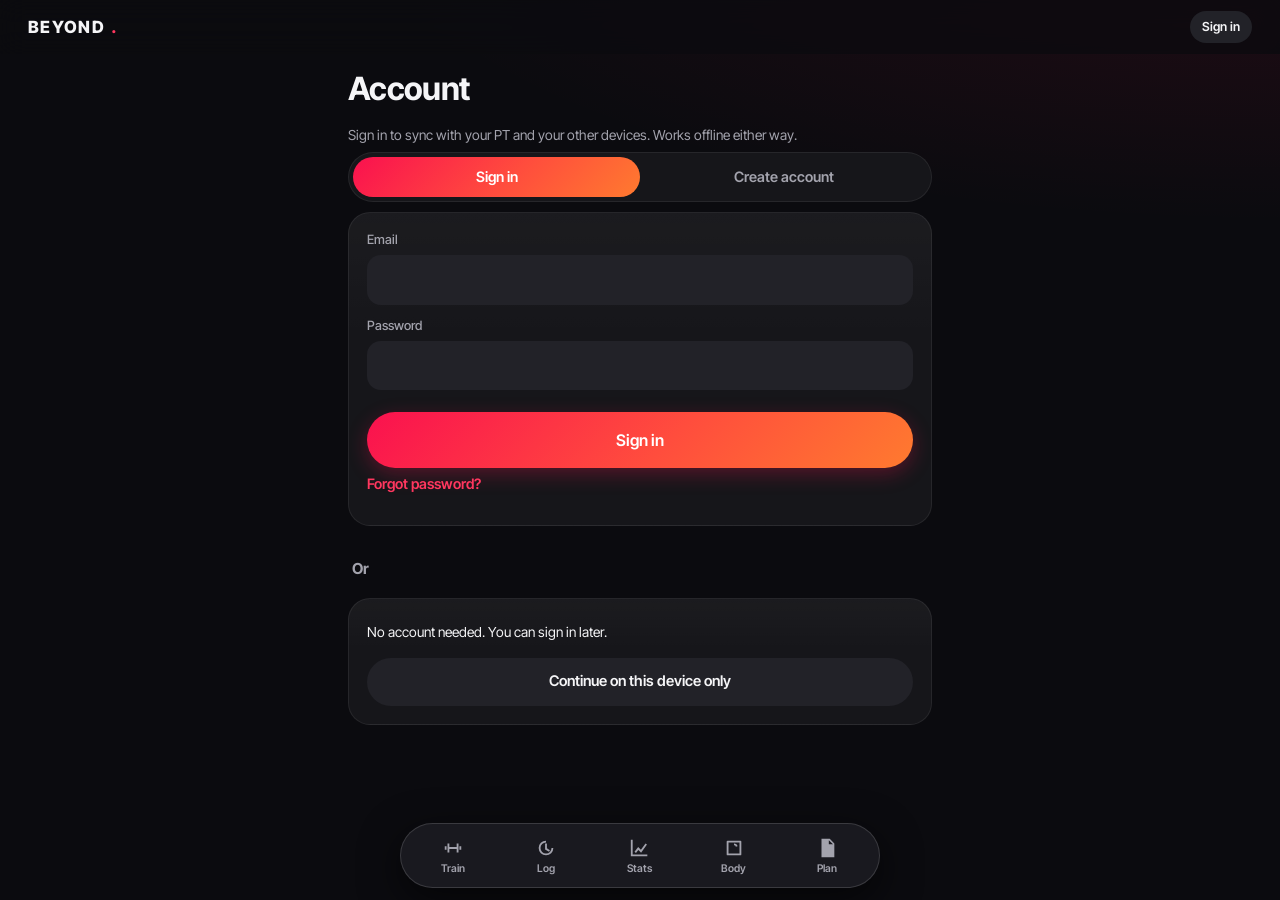
<file: index.html>
<!doctype html>
<html lang="en">
<head>
  <meta charset="utf-8">
  <meta name="viewport" content="width=device-width, initial-scale=1, viewport-fit=cover">
  <meta name="theme-color" content="#000000">
  <meta name="description" content="Beyond Training: your gym plan, workout log and ranks, shared with your PT.">
  <meta name="apple-mobile-web-app-capable" content="yes">
  <meta name="apple-mobile-web-app-status-bar-style" content="black-translucent">
  <meta name="apple-mobile-web-app-title" content="Beyond">
  <meta name="mobile-web-app-capable" content="yes">
  <meta name="format-detection" content="telephone=no">
  <title>Beyond Training</title>
  <link rel="manifest" href="manifest.webmanifest">
  <link rel="icon" href="icon.svg" type="image/svg+xml">
  <link rel="apple-touch-icon" sizes="180x180" href="apple-touch-icon.png">
  <link rel="preload" href="fonts/BigShouldersDisplay-100_900.woff2" as="font" type="font/woff2" crossorigin>
  <link rel="stylesheet" href="css/fonts.css">
  <link rel="stylesheet" href="css/style.css">
</head>
<body>
  <header class="top">
    <a class="brand" href="#/train" aria-label="Beyond Training">BEYOND<i>.</i></a>
    <div id="top-right"></div>
  </header>

  <main id="app"></main>

  <div id="rest" class="rest hidden" aria-live="polite"></div>
  <div id="modal" class="modal hidden"></div>

  <nav class="tabs" aria-label="Main">
    <a href="#/train" data-tab="train"><svg viewBox="0 0 24 24"><path d="M3 10h2v4H3zM19 10h2v4h-2zM6 7h2v10H6zM16 7h2v10h-2zM8 11h8v2H8z"/></svg>Train</a>
    <a href="#/history" data-tab="history"><svg viewBox="0 0 24 24"><path d="M12 4a8 8 0 1 0 8 8h-2a6 6 0 1 1-6-6zm-1 3h2v5.4l3.3 2-1 1.7L11 13.6z"/></svg>Log</a>
    <a href="#/progress" data-tab="progress"><svg viewBox="0 0 24 24"><path d="M4 19h16v2H2V3h2zm2-3 4-5 3 3 5-7 1.6 1.2-6.4 9-3-3-2.6 3.3z"/></svg>Stats</a>
    <a href="#/body" data-tab="body"><svg viewBox="0 0 24 24"><path d="M5 4h14a1 1 0 0 1 1 1v14a1 1 0 0 1-1 1H5a1 1 0 0 1-1-1V5a1 1 0 0 1 1-1zm1 2v12h12V6zm6 1a4 4 0 0 1 3.9 3.1l-1.9.5A2 2 0 0 0 12 9z"/></svg>Body</a>
    <a href="#/coach" data-tab="coach" class="hidden"><svg viewBox="0 0 24 24"><path d="M9 11a4 4 0 1 1 0-8 4 4 0 0 1 0 8zm0-2a2 2 0 1 0 0-4 2 2 0 0 0 0 4zm8 3a3 3 0 1 1 0-6 3 3 0 0 1 0 6zM2 20c0-3.9 3.1-7 7-7s7 3.1 7 7h-2a5 5 0 0 0-10 0zm15-6c2.8 0 5 2.2 5 5v1h-2v-1c0-1.7-1.3-3-3-3z"/></svg>Clients</a>
    <a href="#/plan" data-tab="plan"><svg viewBox="0 0 24 24"><path d="M6 2h9l5 5v15H6zm8 1.5V8h4.5zM8 12h8v2H8zm0 4h8v2H8z"/></svg>Plan</a>
  </nav>

  <script src="js/ui.js"></script>
  <script src="js/data.js"></script>
  <script src="js/muscles.js"></script>
  <script src="js/config.js"></script>
  <script src="js/vendor/supabase.js"></script>
  <script src="js/store.js"></script>
  <script src="js/logic.js"></script>
  <script src="js/sync.js"></script>
  <script src="js/account.js"></script>
  <script src="js/coach.js"></script>
  <script src="js/device.js"></script>
  <script src="js/app.js"></script>
</body>
</html>
</file>
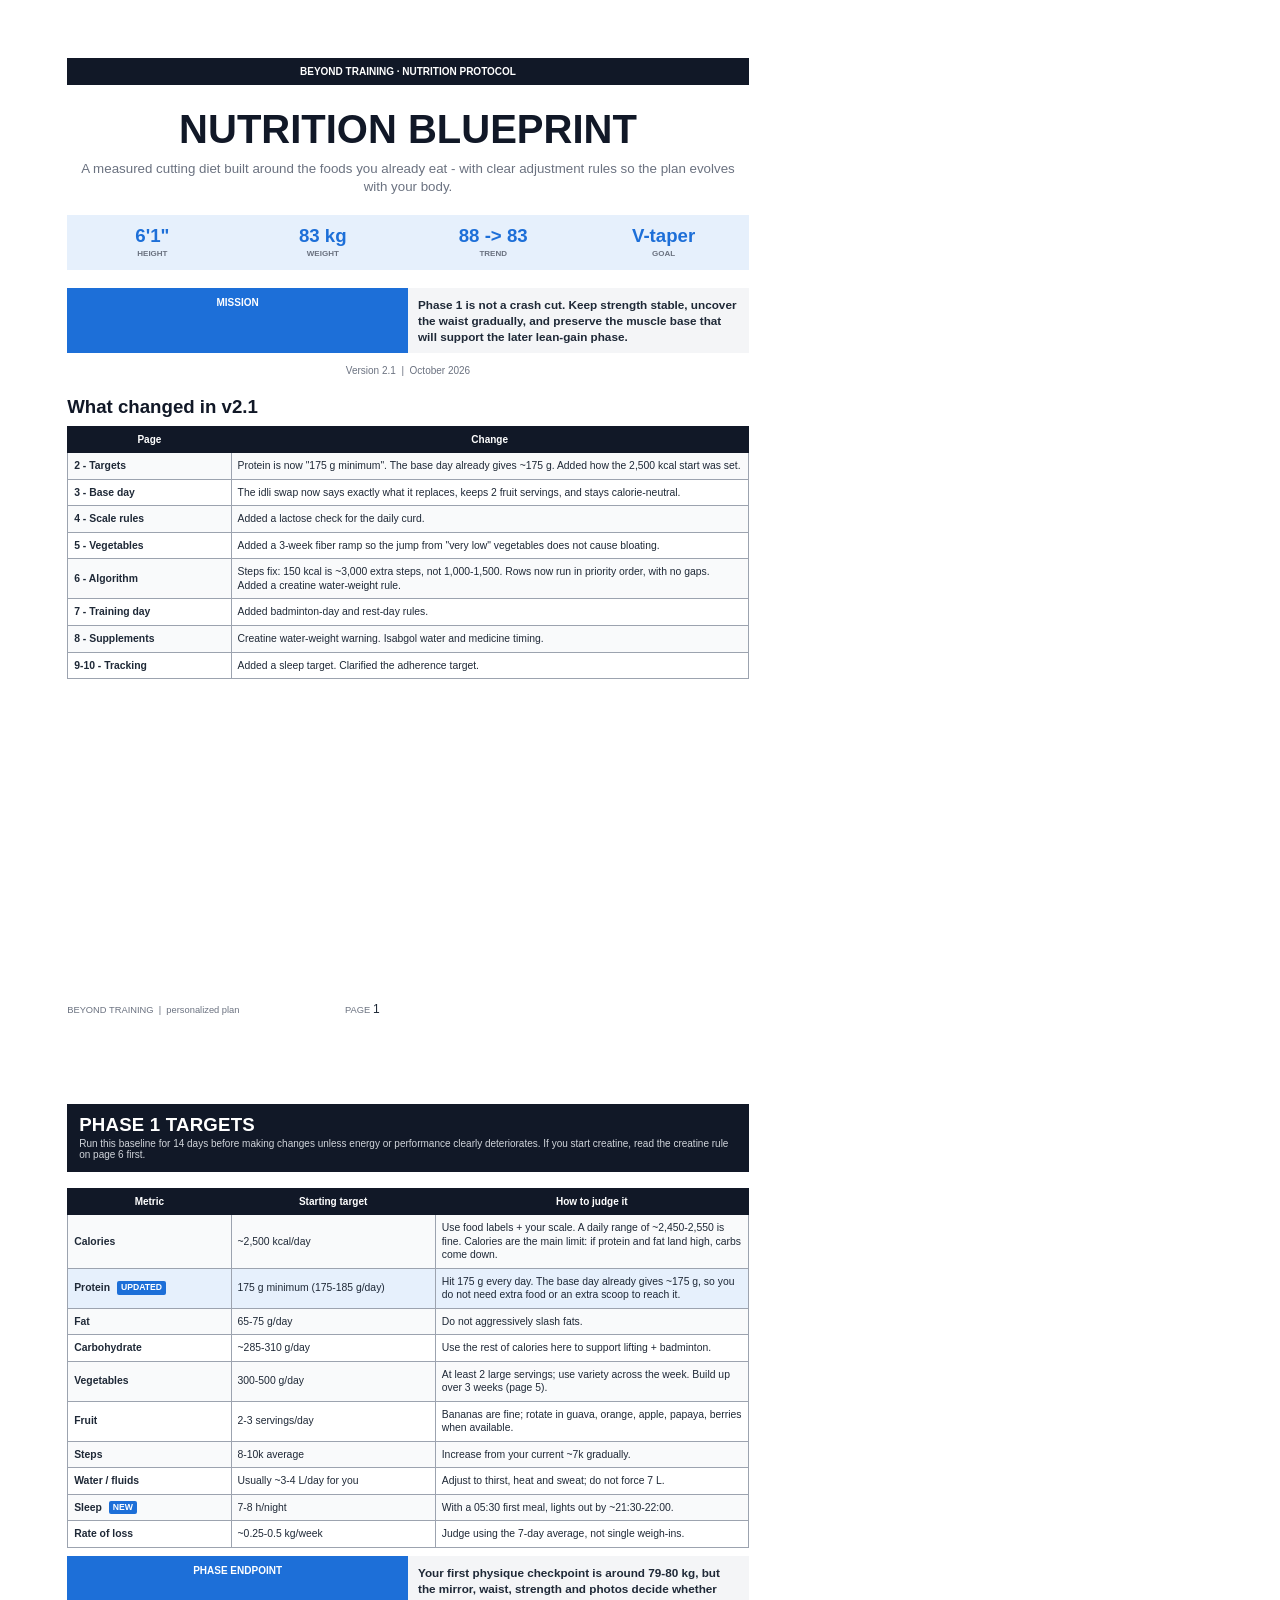
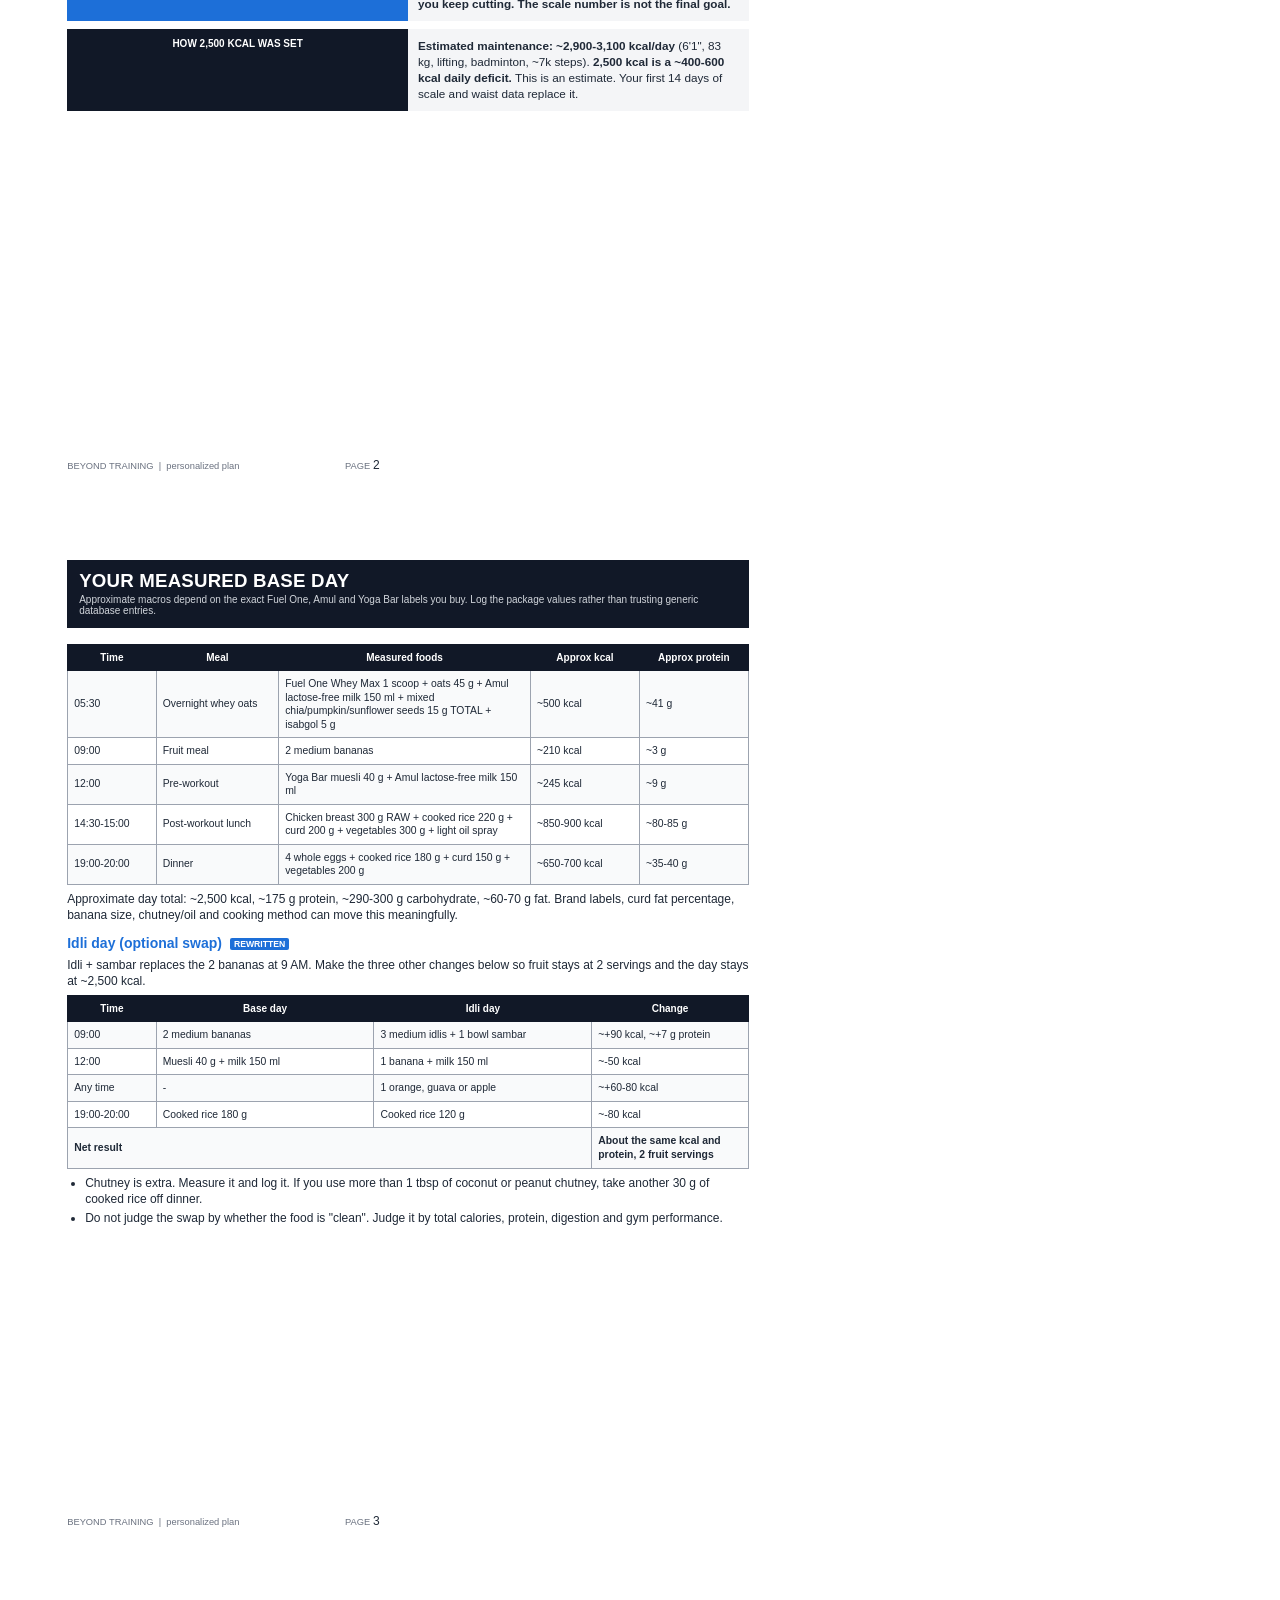
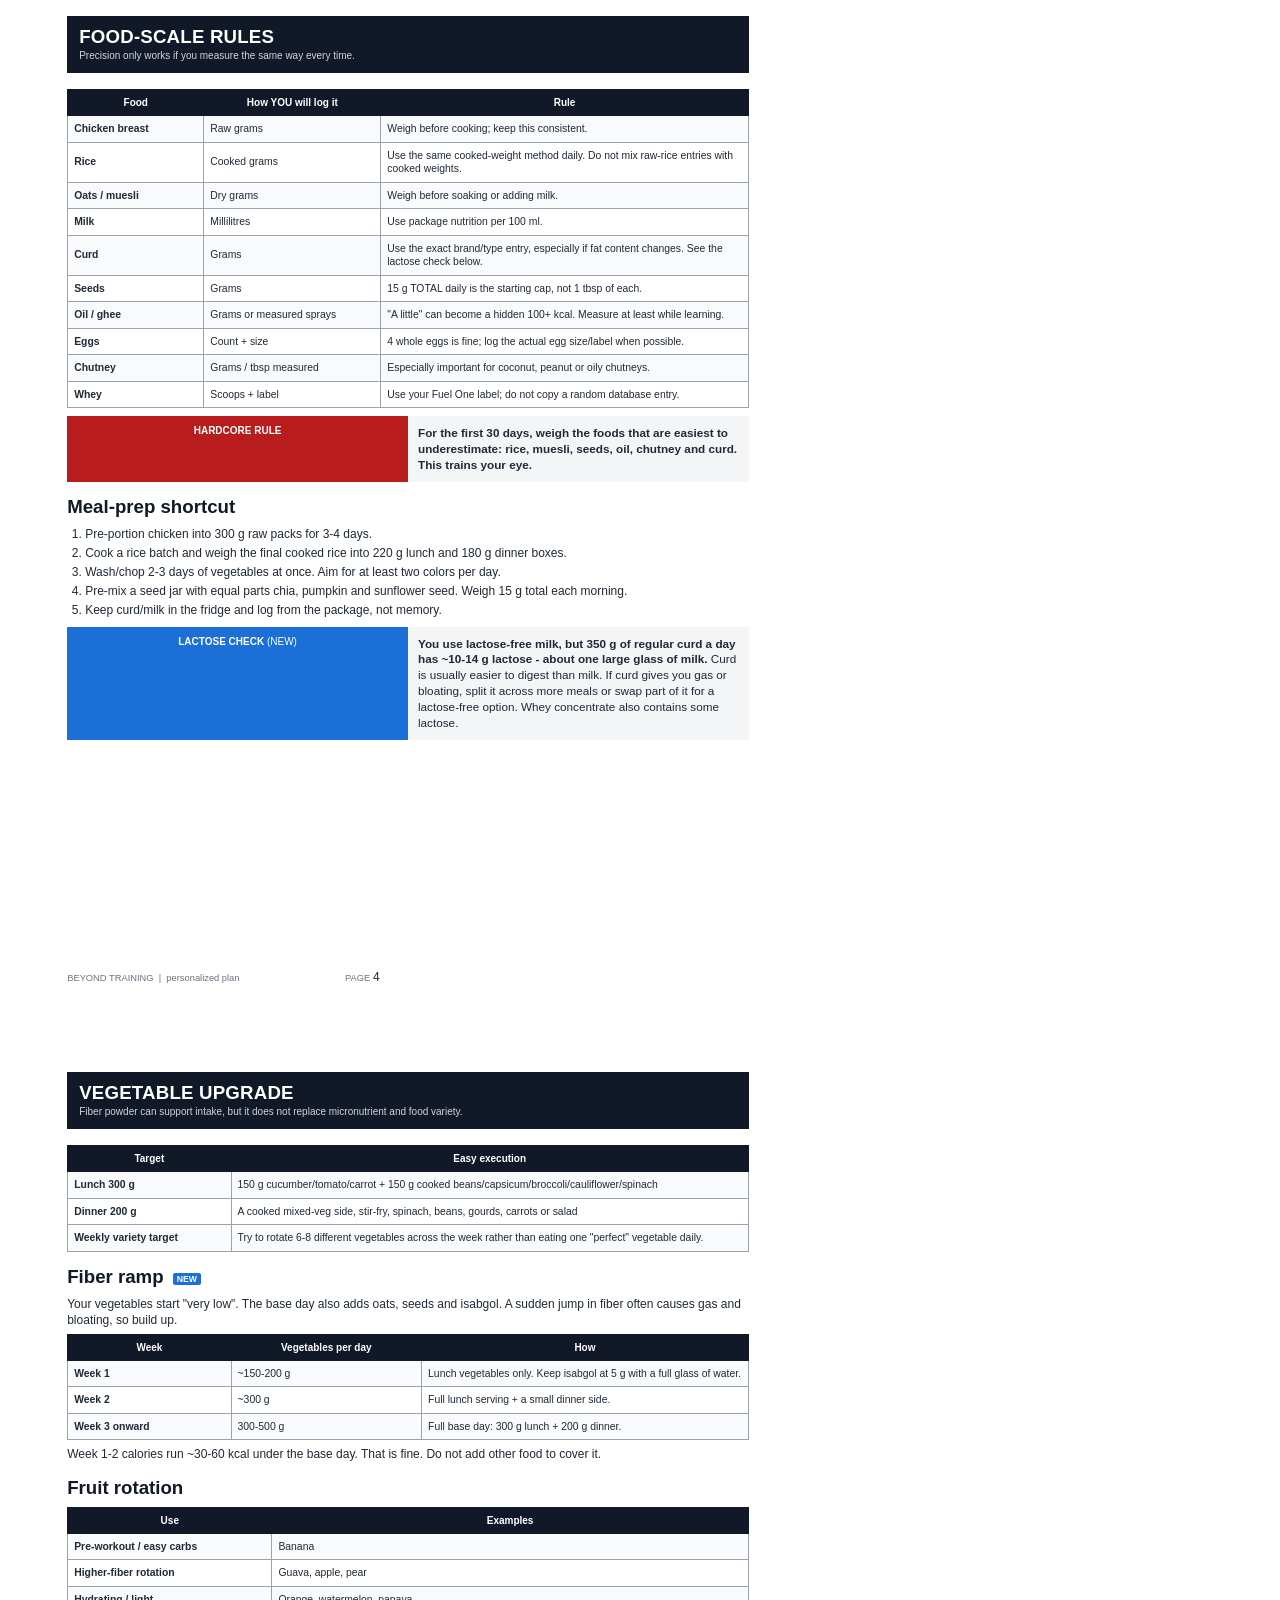
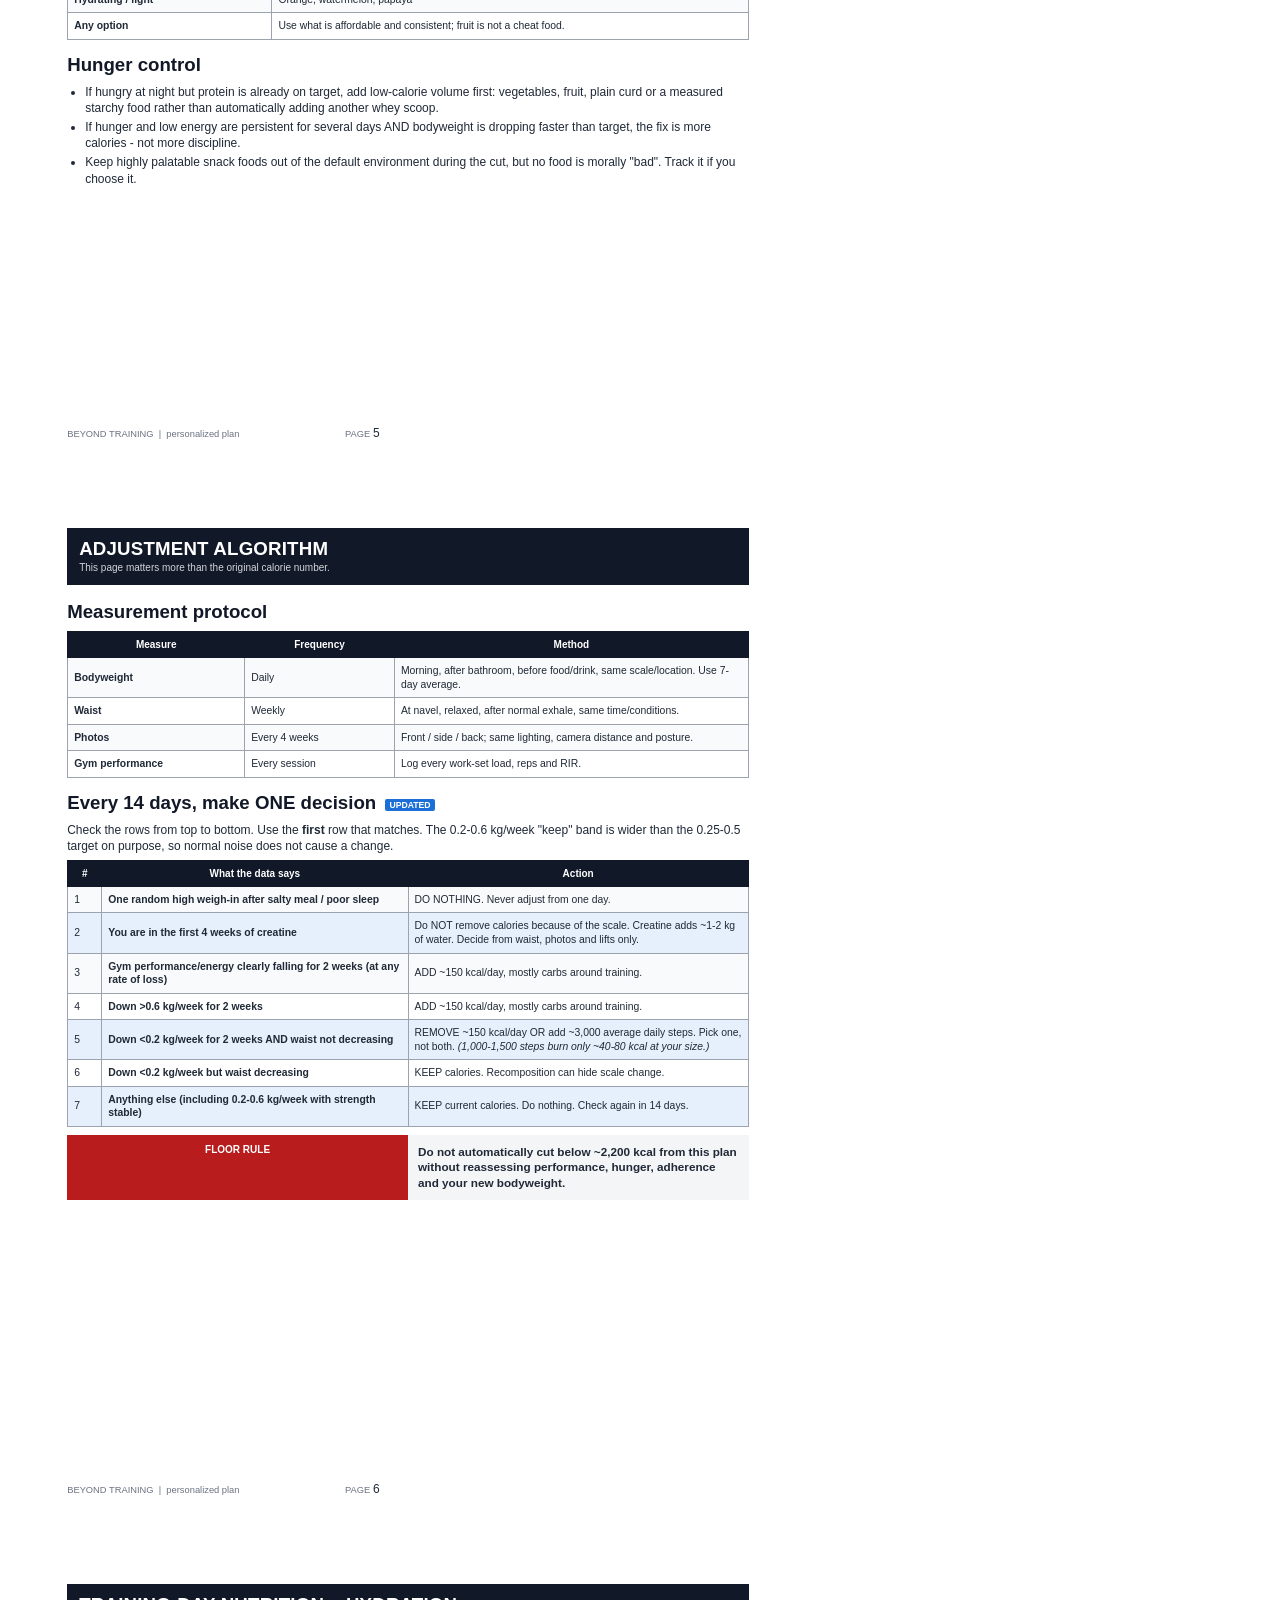
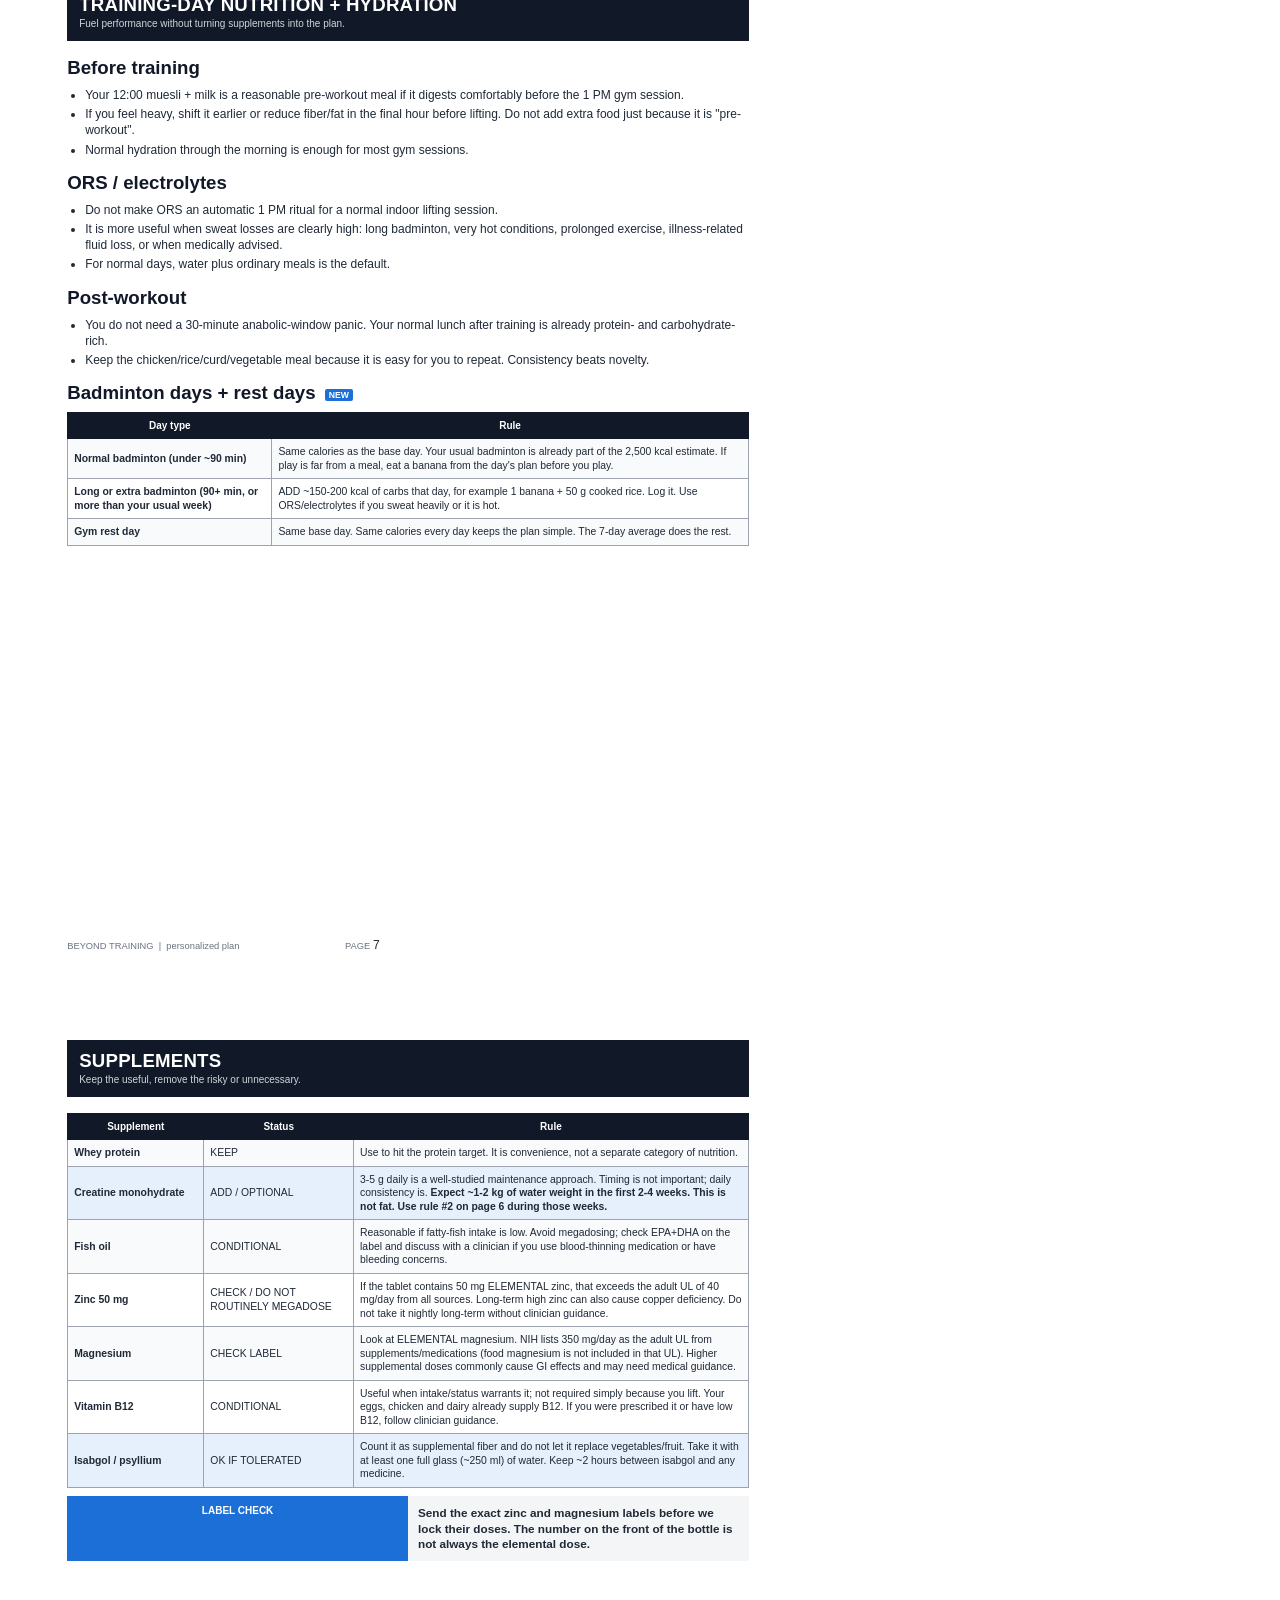
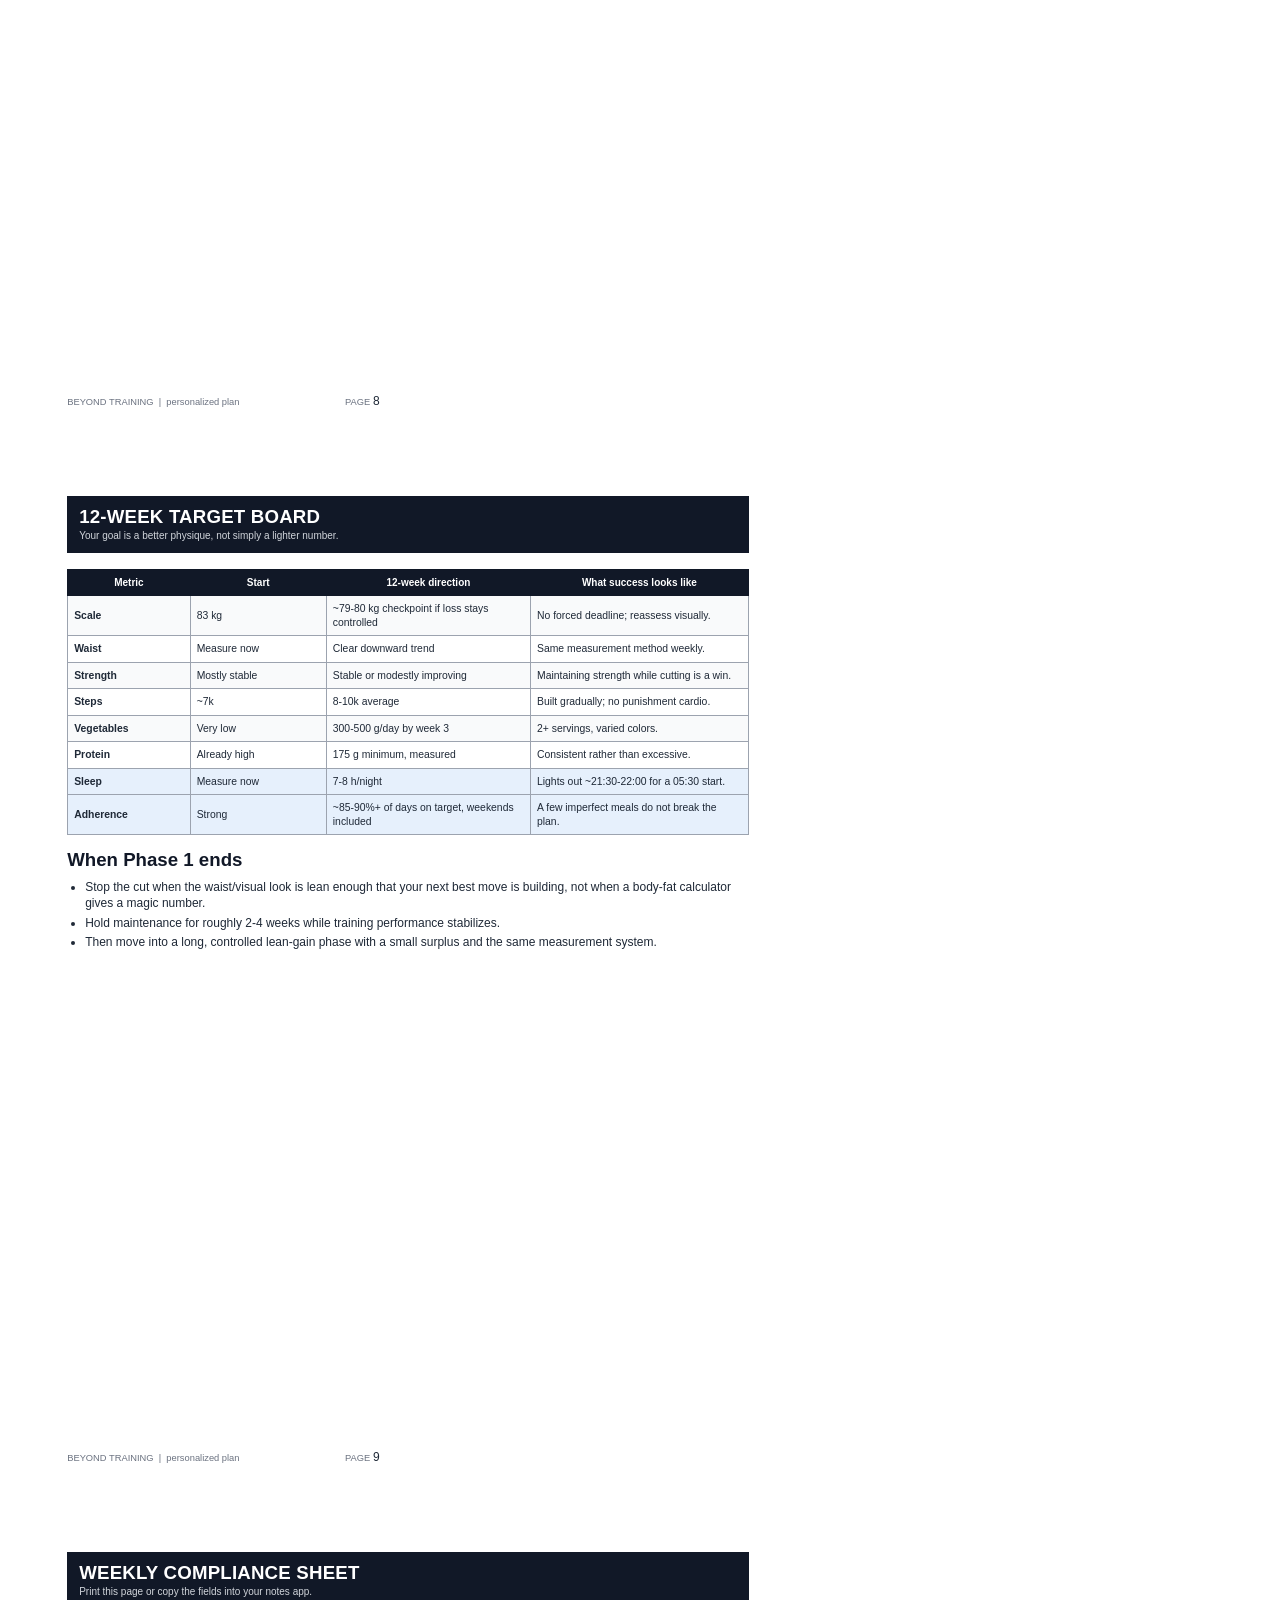
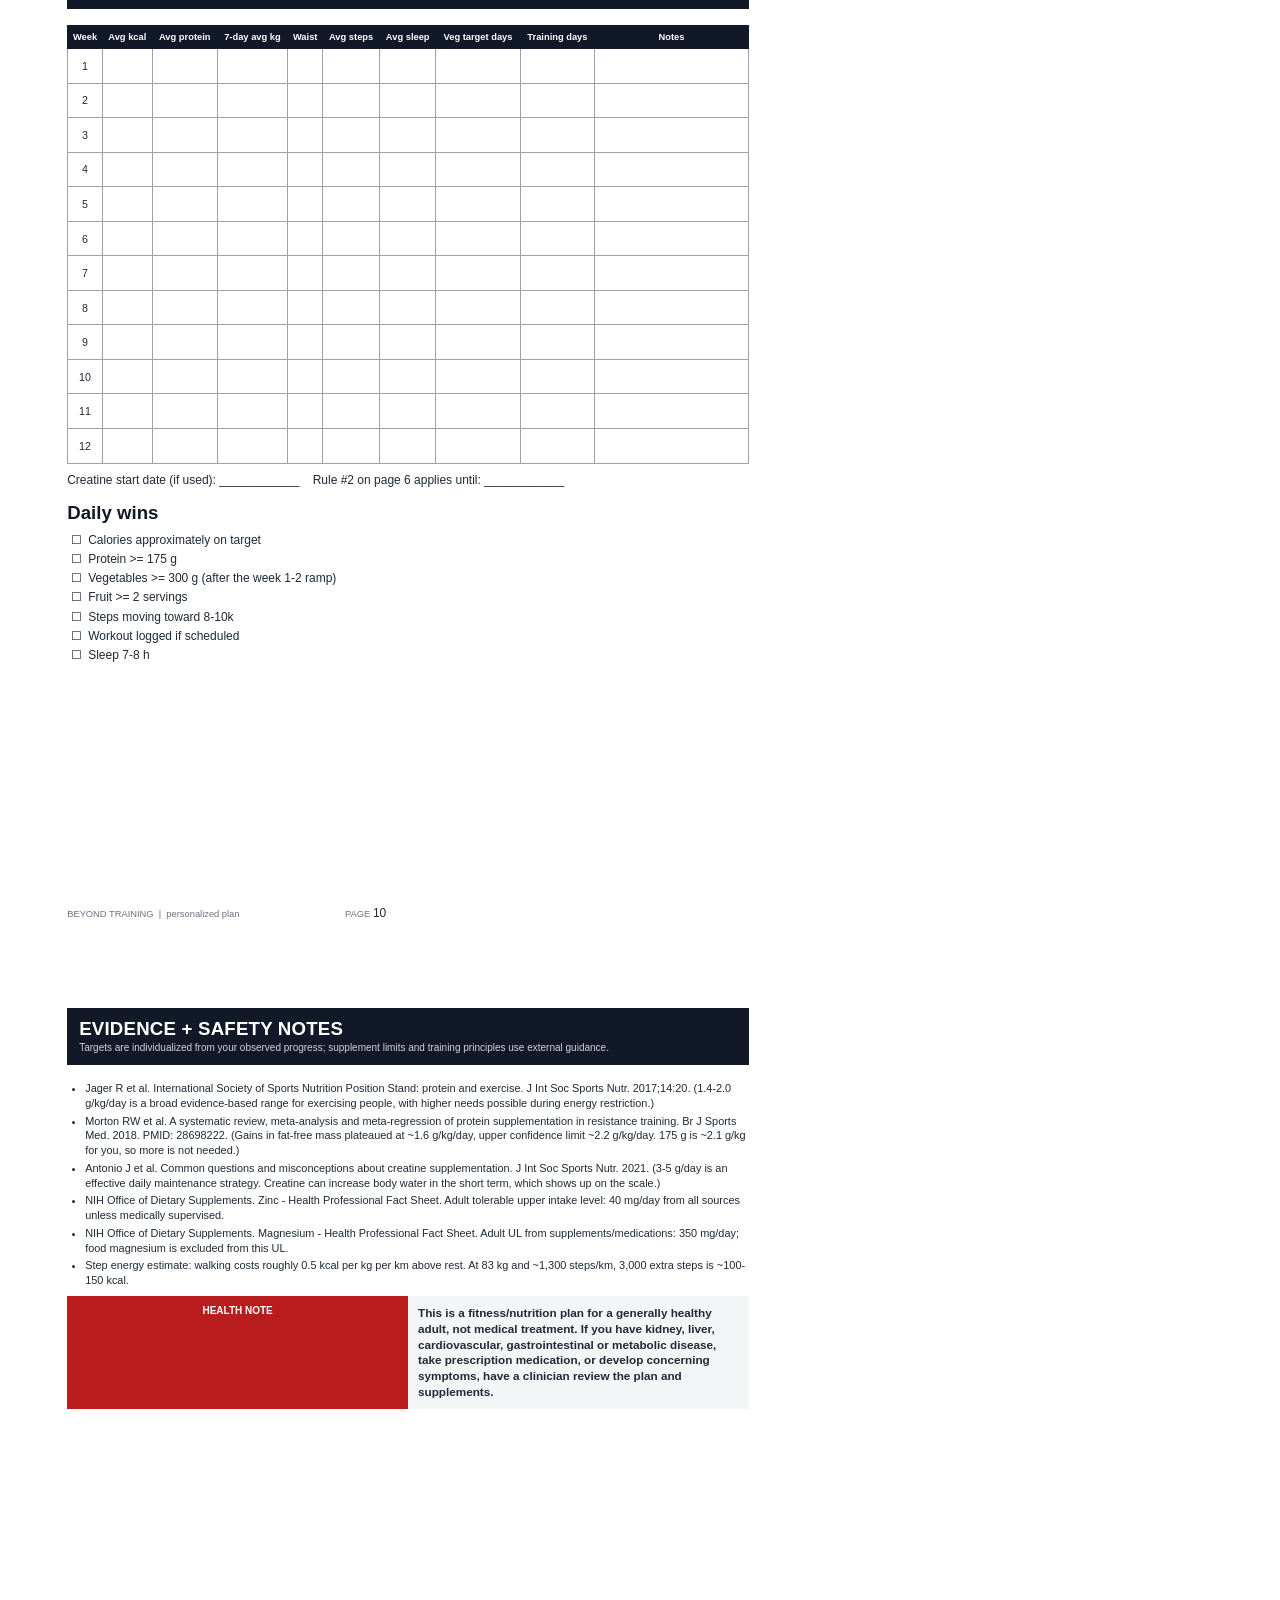
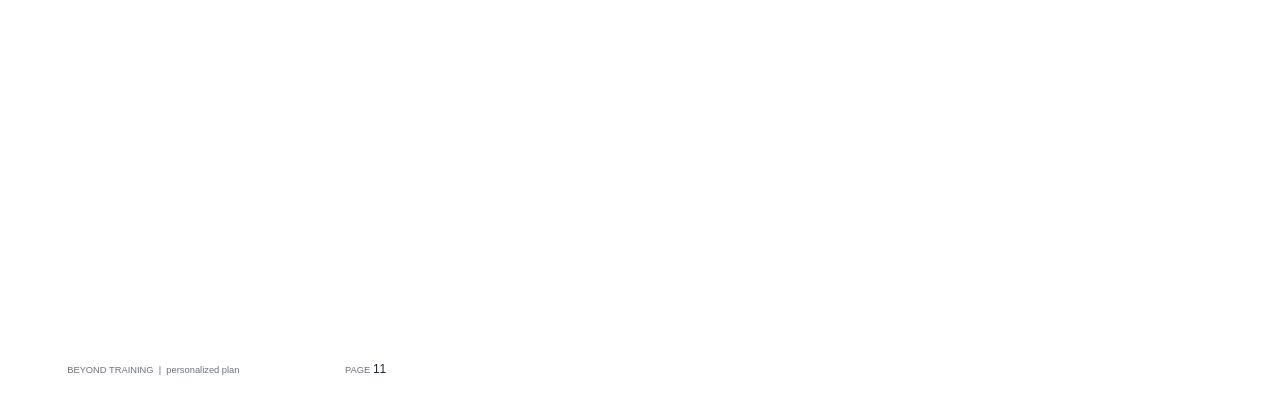
<file: pdf-source/protocol_v2_1.html>
<!DOCTYPE html>
<html lang="en">
<head>
<meta charset="utf-8">
<title>Beyond Training - Nutrition Protocol v2.1</title>
<style>
  @page { size: letter; margin: 0; }
  * { box-sizing: border-box; }
  html, body { margin: 0; padding: 0; }
  body { font-family: Arial, "Liberation Sans", Helvetica, sans-serif; color: #1f2937; -webkit-print-color-adjust: exact; print-color-adjust: exact; }
  .page { width: 8.5in; height: 11in; padding: 0.5in 0.7in 0.8in 0.7in; position: relative; page-break-after: always; overflow: hidden; }
  .page:last-child { page-break-after: auto; }
  .footer { position: absolute; left: 0.7in; bottom: 0.42in; font-size: 7pt; color: #6b7280; }
  .footer .pg { margin-left: 1.1in; }
  .footer .pg b { font-size: 9pt; color: #1f2937; font-weight: normal; }

  .band { background: #111827; color: #fff; padding: 10px 12px 12px 12px; margin-bottom: 16px; }
  .band h1 { margin: 0; font-size: 14pt; font-weight: bold; letter-spacing: 0.2px; }
  .band p { margin: 2px 0 0 0; font-size: 7.5pt; color: #d1d5db; }

  h2 { font-family: Calibri, Carlito, Arial, sans-serif; font-size: 14pt; margin: 14px 0 8px 0; color: #111827; }
  h3 { font-size: 10.5pt; color: #1d6fd8; margin: 12px 0 6px 0; }
  p.body { font-size: 9pt; line-height: 1.35; margin: 4px 0 6px 0; }
  ul { margin: 4px 0 6px 0; padding-left: 18px; }
  li { font-size: 9pt; line-height: 1.35; margin-bottom: 3px; }

  table.grid { width: 100%; border-collapse: collapse; margin: 0 0 6px 0; }
  table.grid th { background: #111827; color: #fff; font-size: 7.5pt; font-weight: bold; padding: 7px 6px; text-align: center; border: 0.75px solid #111827; }
  table.grid td { font-size: 7.8pt; padding: 6px 6px; border: 0.75px solid #9ca3af; vertical-align: middle; line-height: 1.3; }
  table.grid tr:nth-child(even) td { background: #f9fafb; }
  table.grid td.k { font-weight: bold; }
  table.grid tr.new td { background: #e6f0fc; }
  .tag { display: inline-block; font-size: 6.5pt; font-weight: bold; color: #fff; background: #1d6fd8; padding: 1px 4px; border-radius: 2px; margin-left: 4px; vertical-align: 1px; }

  table.callout { width: 100%; border-collapse: collapse; margin: 8px 0 8px 0; }
  table.callout td { vertical-align: top; padding: 9px 10px; }
  table.callout td.label { width: 50%; background: #1d6fd8; color: #fff; font-size: 7.5pt; font-weight: bold; text-align: center; }
  table.callout.red td.label { background: #b91c1c; }
  table.callout.dark td.label { background: #111827; }
  table.callout td.text { background: #f4f5f7; font-size: 8.8pt; font-weight: bold; color: #1f2937; line-height: 1.35; }
  table.callout td.text span.n { font-weight: normal; }

  .cover-strip { background: #111827; color: #fff; text-align: center; font-size: 7.5pt; font-weight: bold; padding: 8px; margin-top: 0.1in; }
  .cover-title { text-align: center; font-size: 30pt; font-weight: bold; color: #111827; margin: 22px 0 8px 0; }
  .cover-sub { text-align: center; font-size: 10pt; color: #6b7280; line-height: 1.4; margin: 0 0.1in 18px 0.1in; }
  .stats { display: flex; background: #e6f0fc; padding: 10px 0 12px 0; margin-bottom: 18px; }
  .stats div { flex: 1; text-align: center; }
  .stats .v { font-size: 14pt; font-weight: bold; color: #1d6fd8; }
  .stats .l { font-size: 6pt; font-weight: bold; color: #6b7280; margin-top: 2px; }
  .version { text-align: center; font-size: 7.5pt; color: #6b7280; margin: 12px 0 20px 0; }

  table.sheet { width: 100%; border-collapse: collapse; }
  table.sheet th { background: #111827; color: #fff; font-size: 7pt; padding: 6px 3px; border: 0.75px solid #111827; }
  table.sheet td { border: 0.75px solid #9ca3af; height: 0.36in; font-size: 8pt; text-align: center; }
  table.sheet td:last-child { width: 1.6in; }
  .checks li { list-style: none; margin-left: -14px; }
  .checks li::before { content: "\2610"; margin-right: 6px; }
  .refs li { font-size: 8.2pt; }
</style>
</head>
<body>

<!-- PAGE 1 -->
<div class="page">
  <div class="cover-strip">BEYOND TRAINING · NUTRITION PROTOCOL</div>
  <div class="cover-title">NUTRITION BLUEPRINT</div>
  <div class="cover-sub">A measured cutting diet built around the foods you already eat - with clear adjustment rules so the plan evolves with your body.</div>
  <div class="stats">
    <div><div class="v">6'1"</div><div class="l">HEIGHT</div></div>
    <div><div class="v">83 kg</div><div class="l">WEIGHT</div></div>
    <div><div class="v">88 -&gt; 83</div><div class="l">TREND</div></div>
    <div><div class="v">V-taper</div><div class="l">GOAL</div></div>
  </div>
  <table class="callout"><tr>
    <td class="label">MISSION</td>
    <td class="text">Phase 1 is not a crash cut. Keep strength stable, uncover the waist gradually, and preserve the muscle base that will support the later lean-gain phase.</td>
  </tr></table>
  <div class="version">Version 2.1 &nbsp;|&nbsp; October 2026</div>

  <h2>What changed in v2.1</h2>
  <table class="grid">
    <tr><th style="width:24%">Page</th><th>Change</th></tr>
    <tr><td class="k">2 - Targets</td><td>Protein is now "175 g minimum". The base day already gives ~175 g. Added how the 2,500 kcal start was set.</td></tr>
    <tr><td class="k">3 - Base day</td><td>The idli swap now says exactly what it replaces, keeps 2 fruit servings, and stays calorie-neutral.</td></tr>
    <tr><td class="k">4 - Scale rules</td><td>Added a lactose check for the daily curd.</td></tr>
    <tr><td class="k">5 - Vegetables</td><td>Added a 3-week fiber ramp so the jump from "very low" vegetables does not cause bloating.</td></tr>
    <tr><td class="k">6 - Algorithm</td><td>Steps fix: 150 kcal is ~3,000 extra steps, not 1,000-1,500. Rows now run in priority order, with no gaps. Added a creatine water-weight rule.</td></tr>
    <tr><td class="k">7 - Training day</td><td>Added badminton-day and rest-day rules.</td></tr>
    <tr><td class="k">8 - Supplements</td><td>Creatine water-weight warning. Isabgol water and medicine timing.</td></tr>
    <tr><td class="k">9-10 - Tracking</td><td>Added a sleep target. Clarified the adherence target.</td></tr>
  </table>
  <div class="footer">BEYOND TRAINING &nbsp;|&nbsp; personalized plan<span class="pg">PAGE <b>1</b></span></div>
</div>

<!-- PAGE 2 -->
<div class="page">
  <div class="band"><h1>PHASE 1 TARGETS</h1><p>Run this baseline for 14 days before making changes unless energy or performance clearly deteriorates. If you start creatine, read the creatine rule on page 6 first.</p></div>
  <table class="grid">
    <tr><th style="width:24%">Metric</th><th style="width:30%">Starting target</th><th>How to judge it</th></tr>
    <tr><td class="k">Calories</td><td>~2,500 kcal/day</td><td>Use food labels + your scale. A daily range of ~2,450-2,550 is fine. Calories are the main limit: if protein and fat land high, carbs come down.</td></tr>
    <tr class="new"><td class="k">Protein <span class="tag">UPDATED</span></td><td>175 g minimum (175-185 g/day)</td><td>Hit 175 g every day. The base day already gives ~175 g, so you do not need extra food or an extra scoop to reach it.</td></tr>
    <tr><td class="k">Fat</td><td>65-75 g/day</td><td>Do not aggressively slash fats.</td></tr>
    <tr><td class="k">Carbohydrate</td><td>~285-310 g/day</td><td>Use the rest of calories here to support lifting + badminton.</td></tr>
    <tr><td class="k">Vegetables</td><td>300-500 g/day</td><td>At least 2 large servings; use variety across the week. Build up over 3 weeks (page 5).</td></tr>
    <tr><td class="k">Fruit</td><td>2-3 servings/day</td><td>Bananas are fine; rotate in guava, orange, apple, papaya, berries when available.</td></tr>
    <tr><td class="k">Steps</td><td>8-10k average</td><td>Increase from your current ~7k gradually.</td></tr>
    <tr><td class="k">Water / fluids</td><td>Usually ~3-4 L/day for you</td><td>Adjust to thirst, heat and sweat; do not force 7 L.</td></tr>
    <tr><td class="k">Sleep <span class="tag">NEW</span></td><td>7-8 h/night</td><td>With a 05:30 first meal, lights out by ~21:30-22:00.</td></tr>
    <tr><td class="k">Rate of loss</td><td>~0.25-0.5 kg/week</td><td>Judge using the 7-day average, not single weigh-ins.</td></tr>
  </table>
  <table class="callout"><tr>
    <td class="label">PHASE ENDPOINT</td>
    <td class="text">Your first physique checkpoint is around 79-80 kg, but the mirror, waist, strength and photos decide whether you keep cutting. The scale number is not the final goal.</td>
  </tr></table>
  <table class="callout dark"><tr>
    <td class="label">HOW 2,500 KCAL WAS SET</td>
    <td class="text">Estimated maintenance: ~2,900-3,100 kcal/day <span class="n">(6'1", 83 kg, lifting, badminton, ~7k steps).</span> 2,500 kcal is a ~400-600 kcal daily deficit. <span class="n">This is an estimate. Your first 14 days of scale and waist data replace it.</span></td>
  </tr></table>
  <div class="footer">BEYOND TRAINING &nbsp;|&nbsp; personalized plan<span class="pg">PAGE <b>2</b></span></div>
</div>

<!-- PAGE 3 -->
<div class="page">
  <div class="band"><h1>YOUR MEASURED BASE DAY</h1><p>Approximate macros depend on the exact Fuel One, Amul and Yoga Bar labels you buy. Log the package values rather than trusting generic database entries.</p></div>
  <table class="grid">
    <tr><th style="width:13%">Time</th><th style="width:18%">Meal</th><th style="width:37%">Measured foods</th><th style="width:16%">Approx kcal</th><th>Approx protein</th></tr>
    <tr><td>05:30</td><td>Overnight whey oats</td><td>Fuel One Whey Max 1 scoop + oats 45 g + Amul lactose-free milk 150 ml + mixed chia/pumpkin/sunflower seeds 15 g TOTAL + isabgol 5 g</td><td>~500 kcal</td><td>~41 g</td></tr>
    <tr><td>09:00</td><td>Fruit meal</td><td>2 medium bananas</td><td>~210 kcal</td><td>~3 g</td></tr>
    <tr><td>12:00</td><td>Pre-workout</td><td>Yoga Bar muesli 40 g + Amul lactose-free milk 150 ml</td><td>~245 kcal</td><td>~9 g</td></tr>
    <tr><td>14:30-15:00</td><td>Post-workout lunch</td><td>Chicken breast 300 g RAW + cooked rice 220 g + curd 200 g + vegetables 300 g + light oil spray</td><td>~850-900 kcal</td><td>~80-85 g</td></tr>
    <tr><td>19:00-20:00</td><td>Dinner</td><td>4 whole eggs + cooked rice 180 g + curd 150 g + vegetables 200 g</td><td>~650-700 kcal</td><td>~35-40 g</td></tr>
  </table>
  <p class="body">Approximate day total: ~2,500 kcal, ~175 g protein, ~290-300 g carbohydrate, ~60-70 g fat. Brand labels, curd fat percentage, banana size, chutney/oil and cooking method can move this meaningfully.</p>

  <h3>Idli day (optional swap) <span class="tag">REWRITTEN</span></h3>
  <p class="body">Idli + sambar replaces the 2 bananas at 9 AM. Make the three other changes below so fruit stays at 2 servings and the day stays at ~2,500 kcal.</p>
  <table class="grid">
    <tr><th style="width:13%">Time</th><th style="width:32%">Base day</th><th style="width:32%">Idli day</th><th>Change</th></tr>
    <tr><td>09:00</td><td>2 medium bananas</td><td>3 medium idlis + 1 bowl sambar</td><td>~+90 kcal, ~+7 g protein</td></tr>
    <tr><td>12:00</td><td>Muesli 40 g + milk 150 ml</td><td>1 banana + milk 150 ml</td><td>~-50 kcal</td></tr>
    <tr><td>Any time</td><td>-</td><td>1 orange, guava or apple</td><td>~+60-80 kcal</td></tr>
    <tr><td>19:00-20:00</td><td>Cooked rice 180 g</td><td>Cooked rice 120 g</td><td>~-80 kcal</td></tr>
    <tr><td class="k" colspan="3">Net result</td><td class="k">About the same kcal and protein, 2 fruit servings</td></tr>
  </table>
  <ul>
    <li>Chutney is extra. Measure it and log it. If you use more than 1 tbsp of coconut or peanut chutney, take another 30 g of cooked rice off dinner.</li>
    <li>Do not judge the swap by whether the food is "clean". Judge it by total calories, protein, digestion and gym performance.</li>
  </ul>
  <div class="footer">BEYOND TRAINING &nbsp;|&nbsp; personalized plan<span class="pg">PAGE <b>3</b></span></div>
</div>

<!-- PAGE 4 -->
<div class="page">
  <div class="band"><h1>FOOD-SCALE RULES</h1><p>Precision only works if you measure the same way every time.</p></div>
  <table class="grid">
    <tr><th style="width:20%">Food</th><th style="width:26%">How YOU will log it</th><th>Rule</th></tr>
    <tr><td class="k">Chicken breast</td><td>Raw grams</td><td>Weigh before cooking; keep this consistent.</td></tr>
    <tr><td class="k">Rice</td><td>Cooked grams</td><td>Use the same cooked-weight method daily. Do not mix raw-rice entries with cooked weights.</td></tr>
    <tr><td class="k">Oats / muesli</td><td>Dry grams</td><td>Weigh before soaking or adding milk.</td></tr>
    <tr><td class="k">Milk</td><td>Millilitres</td><td>Use package nutrition per 100 ml.</td></tr>
    <tr><td class="k">Curd</td><td>Grams</td><td>Use the exact brand/type entry, especially if fat content changes. See the lactose check below.</td></tr>
    <tr><td class="k">Seeds</td><td>Grams</td><td>15 g TOTAL daily is the starting cap, not 1 tbsp of each.</td></tr>
    <tr><td class="k">Oil / ghee</td><td>Grams or measured sprays</td><td>"A little" can become a hidden 100+ kcal. Measure at least while learning.</td></tr>
    <tr><td class="k">Eggs</td><td>Count + size</td><td>4 whole eggs is fine; log the actual egg size/label when possible.</td></tr>
    <tr><td class="k">Chutney</td><td>Grams / tbsp measured</td><td>Especially important for coconut, peanut or oily chutneys.</td></tr>
    <tr><td class="k">Whey</td><td>Scoops + label</td><td>Use your Fuel One label; do not copy a random database entry.</td></tr>
  </table>
  <table class="callout red"><tr>
    <td class="label">HARDCORE RULE</td>
    <td class="text">For the first 30 days, weigh the foods that are easiest to underestimate: rice, muesli, seeds, oil, chutney and curd. This trains your eye.</td>
  </tr></table>
  <h2>Meal-prep shortcut</h2>
  <ol style="margin:4px 0 6px 0; padding-left:18px;">
    <li>Pre-portion chicken into 300 g raw packs for 3-4 days.</li>
    <li>Cook a rice batch and weigh the final cooked rice into 220 g lunch and 180 g dinner boxes.</li>
    <li>Wash/chop 2-3 days of vegetables at once. Aim for at least two colors per day.</li>
    <li>Pre-mix a seed jar with equal parts chia, pumpkin and sunflower seed. Weigh 15 g total each morning.</li>
    <li>Keep curd/milk in the fridge and log from the package, not memory.</li>
  </ol>
  <table class="callout"><tr>
    <td class="label">LACTOSE CHECK <span style="font-weight:normal">(NEW)</span></td>
    <td class="text">You use lactose-free milk, but 350 g of regular curd a day has ~10-14 g lactose - about one large glass of milk. <span class="n">Curd is usually easier to digest than milk. If curd gives you gas or bloating, split it across more meals or swap part of it for a lactose-free option. Whey concentrate also contains some lactose.</span></td>
  </tr></table>
  <div class="footer">BEYOND TRAINING &nbsp;|&nbsp; personalized plan<span class="pg">PAGE <b>4</b></span></div>
</div>

<!-- PAGE 5 -->
<div class="page">
  <div class="band"><h1>VEGETABLE UPGRADE</h1><p>Fiber powder can support intake, but it does not replace micronutrient and food variety.</p></div>
  <table class="grid">
    <tr><th style="width:24%">Target</th><th>Easy execution</th></tr>
    <tr><td class="k">Lunch 300 g</td><td>150 g cucumber/tomato/carrot + 150 g cooked beans/capsicum/broccoli/cauliflower/spinach</td></tr>
    <tr><td class="k">Dinner 200 g</td><td>A cooked mixed-veg side, stir-fry, spinach, beans, gourds, carrots or salad</td></tr>
    <tr><td class="k">Weekly variety target</td><td>Try to rotate 6-8 different vegetables across the week rather than eating one "perfect" vegetable daily.</td></tr>
  </table>

  <h2>Fiber ramp <span class="tag">NEW</span></h2>
  <p class="body">Your vegetables start "very low". The base day also adds oats, seeds and isabgol. A sudden jump in fiber often causes gas and bloating, so build up.</p>
  <table class="grid">
    <tr><th style="width:24%">Week</th><th style="width:28%">Vegetables per day</th><th>How</th></tr>
    <tr><td class="k">Week 1</td><td>~150-200 g</td><td>Lunch vegetables only. Keep isabgol at 5 g with a full glass of water.</td></tr>
    <tr><td class="k">Week 2</td><td>~300 g</td><td>Full lunch serving + a small dinner side.</td></tr>
    <tr><td class="k">Week 3 onward</td><td>300-500 g</td><td>Full base day: 300 g lunch + 200 g dinner.</td></tr>
  </table>
  <p class="body">Week 1-2 calories run ~30-60 kcal under the base day. That is fine. Do not add other food to cover it.</p>

  <h2>Fruit rotation</h2>
  <table class="grid">
    <tr><th style="width:30%">Use</th><th>Examples</th></tr>
    <tr><td class="k">Pre-workout / easy carbs</td><td>Banana</td></tr>
    <tr><td class="k">Higher-fiber rotation</td><td>Guava, apple, pear</td></tr>
    <tr><td class="k">Hydrating / light</td><td>Orange, watermelon, papaya</td></tr>
    <tr><td class="k">Any option</td><td>Use what is affordable and consistent; fruit is not a cheat food.</td></tr>
  </table>

  <h2>Hunger control</h2>
  <ul>
    <li>If hungry at night but protein is already on target, add low-calorie volume first: vegetables, fruit, plain curd or a measured starchy food rather than automatically adding another whey scoop.</li>
    <li>If hunger and low energy are persistent for several days AND bodyweight is dropping faster than target, the fix is more calories - not more discipline.</li>
    <li>Keep highly palatable snack foods out of the default environment during the cut, but no food is morally "bad". Track it if you choose it.</li>
  </ul>
  <div class="footer">BEYOND TRAINING &nbsp;|&nbsp; personalized plan<span class="pg">PAGE <b>5</b></span></div>
</div>

<!-- PAGE 6 -->
<div class="page">
  <div class="band"><h1>ADJUSTMENT ALGORITHM</h1><p>This page matters more than the original calorie number.</p></div>
  <h2 style="margin-top:4px">Measurement protocol</h2>
  <table class="grid">
    <tr><th style="width:26%">Measure</th><th style="width:22%">Frequency</th><th>Method</th></tr>
    <tr><td class="k">Bodyweight</td><td>Daily</td><td>Morning, after bathroom, before food/drink, same scale/location. Use 7-day average.</td></tr>
    <tr><td class="k">Waist</td><td>Weekly</td><td>At navel, relaxed, after normal exhale, same time/conditions.</td></tr>
    <tr><td class="k">Photos</td><td>Every 4 weeks</td><td>Front / side / back; same lighting, camera distance and posture.</td></tr>
    <tr><td class="k">Gym performance</td><td>Every session</td><td>Log every work-set load, reps and RIR.</td></tr>
  </table>

  <h2>Every 14 days, make ONE decision <span class="tag">UPDATED</span></h2>
  <p class="body">Check the rows from top to bottom. Use the <b>first</b> row that matches. The 0.2-0.6 kg/week "keep" band is wider than the 0.25-0.5 target on purpose, so normal noise does not cause a change.</p>
  <table class="grid">
    <tr><th style="width:5%">#</th><th style="width:45%">What the data says</th><th>Action</th></tr>
    <tr><td>1</td><td class="k">One random high weigh-in after salty meal / poor sleep</td><td>DO NOTHING. Never adjust from one day.</td></tr>
    <tr class="new"><td>2</td><td class="k">You are in the first 4 weeks of creatine</td><td>Do NOT remove calories because of the scale. Creatine adds ~1-2 kg of water. Decide from waist, photos and lifts only.</td></tr>
    <tr><td>3</td><td class="k">Gym performance/energy clearly falling for 2 weeks (at any rate of loss)</td><td>ADD ~150 kcal/day, mostly carbs around training.</td></tr>
    <tr><td>4</td><td class="k">Down &gt;0.6 kg/week for 2 weeks</td><td>ADD ~150 kcal/day, mostly carbs around training.</td></tr>
    <tr class="new"><td>5</td><td class="k">Down &lt;0.2 kg/week for 2 weeks AND waist not decreasing</td><td>REMOVE ~150 kcal/day OR add ~3,000 average daily steps. Pick one, not both. <i>(1,000-1,500 steps burn only ~40-80 kcal at your size.)</i></td></tr>
    <tr><td>6</td><td class="k">Down &lt;0.2 kg/week but waist decreasing</td><td>KEEP calories. Recomposition can hide scale change.</td></tr>
    <tr class="new"><td>7</td><td class="k">Anything else (including 0.2-0.6 kg/week with strength stable)</td><td>KEEP current calories. Do nothing. Check again in 14 days.</td></tr>
  </table>
  <table class="callout red"><tr>
    <td class="label">FLOOR RULE</td>
    <td class="text">Do not automatically cut below ~2,200 kcal from this plan without reassessing performance, hunger, adherence and your new bodyweight.</td>
  </tr></table>
  <div class="footer">BEYOND TRAINING &nbsp;|&nbsp; personalized plan<span class="pg">PAGE <b>6</b></span></div>
</div>

<!-- PAGE 7 -->
<div class="page">
  <div class="band"><h1>TRAINING-DAY NUTRITION + HYDRATION</h1><p>Fuel performance without turning supplements into the plan.</p></div>
  <h2 style="margin-top:4px">Before training</h2>
  <ul>
    <li>Your 12:00 muesli + milk is a reasonable pre-workout meal if it digests comfortably before the 1 PM gym session.</li>
    <li>If you feel heavy, shift it earlier or reduce fiber/fat in the final hour before lifting. Do not add extra food just because it is "pre-workout".</li>
    <li>Normal hydration through the morning is enough for most gym sessions.</li>
  </ul>
  <h2>ORS / electrolytes</h2>
  <ul>
    <li>Do not make ORS an automatic 1 PM ritual for a normal indoor lifting session.</li>
    <li>It is more useful when sweat losses are clearly high: long badminton, very hot conditions, prolonged exercise, illness-related fluid loss, or when medically advised.</li>
    <li>For normal days, water plus ordinary meals is the default.</li>
  </ul>
  <h2>Post-workout</h2>
  <ul>
    <li>You do not need a 30-minute anabolic-window panic. Your normal lunch after training is already protein- and carbohydrate-rich.</li>
    <li>Keep the chicken/rice/curd/vegetable meal because it is easy for you to repeat. Consistency beats novelty.</li>
  </ul>
  <h2>Badminton days + rest days <span class="tag">NEW</span></h2>
  <table class="grid">
    <tr><th style="width:30%">Day type</th><th>Rule</th></tr>
    <tr><td class="k">Normal badminton (under ~90 min)</td><td>Same calories as the base day. Your usual badminton is already part of the 2,500 kcal estimate. If play is far from a meal, eat a banana from the day's plan before you play.</td></tr>
    <tr><td class="k">Long or extra badminton (90+ min, or more than your usual week)</td><td>ADD ~150-200 kcal of carbs that day, for example 1 banana + 50 g cooked rice. Log it. Use ORS/electrolytes if you sweat heavily or it is hot.</td></tr>
    <tr><td class="k">Gym rest day</td><td>Same base day. Same calories every day keeps the plan simple. The 7-day average does the rest.</td></tr>
  </table>
  <div class="footer">BEYOND TRAINING &nbsp;|&nbsp; personalized plan<span class="pg">PAGE <b>7</b></span></div>
</div>

<!-- PAGE 8 -->
<div class="page">
  <div class="band"><h1>SUPPLEMENTS</h1><p>Keep the useful, remove the risky or unnecessary.</p></div>
  <table class="grid">
    <tr><th style="width:20%">Supplement</th><th style="width:22%">Status</th><th>Rule</th></tr>
    <tr><td class="k">Whey protein</td><td>KEEP</td><td>Use to hit the protein target. It is convenience, not a separate category of nutrition.</td></tr>
    <tr class="new"><td class="k">Creatine monohydrate</td><td>ADD / OPTIONAL</td><td>3-5 g daily is a well-studied maintenance approach. Timing is not important; daily consistency is. <b>Expect ~1-2 kg of water weight in the first 2-4 weeks. This is not fat. Use rule #2 on page 6 during those weeks.</b></td></tr>
    <tr><td class="k">Fish oil</td><td>CONDITIONAL</td><td>Reasonable if fatty-fish intake is low. Avoid megadosing; check EPA+DHA on the label and discuss with a clinician if you use blood-thinning medication or have bleeding concerns.</td></tr>
    <tr><td class="k">Zinc 50 mg</td><td>CHECK / DO NOT ROUTINELY MEGADOSE</td><td>If the tablet contains 50 mg ELEMENTAL zinc, that exceeds the adult UL of 40 mg/day from all sources. Long-term high zinc can also cause copper deficiency. Do not take it nightly long-term without clinician guidance.</td></tr>
    <tr><td class="k">Magnesium</td><td>CHECK LABEL</td><td>Look at ELEMENTAL magnesium. NIH lists 350 mg/day as the adult UL from supplements/medications (food magnesium is not included in that UL). Higher supplemental doses commonly cause GI effects and may need medical guidance.</td></tr>
    <tr><td class="k">Vitamin B12</td><td>CONDITIONAL</td><td>Useful when intake/status warrants it; not required simply because you lift. Your eggs, chicken and dairy already supply B12. If you were prescribed it or have low B12, follow clinician guidance.</td></tr>
    <tr class="new"><td class="k">Isabgol / psyllium</td><td>OK IF TOLERATED</td><td>Count it as supplemental fiber and do not let it replace vegetables/fruit. Take it with at least one full glass (~250 ml) of water. Keep ~2 hours between isabgol and any medicine.</td></tr>
  </table>
  <table class="callout"><tr>
    <td class="label">LABEL CHECK</td>
    <td class="text">Send the exact zinc and magnesium labels before we lock their doses. The number on the front of the bottle is not always the elemental dose.</td>
  </tr></table>
  <div class="footer">BEYOND TRAINING &nbsp;|&nbsp; personalized plan<span class="pg">PAGE <b>8</b></span></div>
</div>

<!-- PAGE 9 -->
<div class="page">
  <div class="band"><h1>12-WEEK TARGET BOARD</h1><p>Your goal is a better physique, not simply a lighter number.</p></div>
  <table class="grid">
    <tr><th style="width:18%">Metric</th><th style="width:20%">Start</th><th style="width:30%">12-week direction</th><th>What success looks like</th></tr>
    <tr><td class="k">Scale</td><td>83 kg</td><td>~79-80 kg checkpoint if loss stays controlled</td><td>No forced deadline; reassess visually.</td></tr>
    <tr><td class="k">Waist</td><td>Measure now</td><td>Clear downward trend</td><td>Same measurement method weekly.</td></tr>
    <tr><td class="k">Strength</td><td>Mostly stable</td><td>Stable or modestly improving</td><td>Maintaining strength while cutting is a win.</td></tr>
    <tr><td class="k">Steps</td><td>~7k</td><td>8-10k average</td><td>Built gradually; no punishment cardio.</td></tr>
    <tr><td class="k">Vegetables</td><td>Very low</td><td>300-500 g/day by week 3</td><td>2+ servings, varied colors.</td></tr>
    <tr><td class="k">Protein</td><td>Already high</td><td>175 g minimum, measured</td><td>Consistent rather than excessive.</td></tr>
    <tr class="new"><td class="k">Sleep</td><td>Measure now</td><td>7-8 h/night</td><td>Lights out ~21:30-22:00 for a 05:30 start.</td></tr>
    <tr class="new"><td class="k">Adherence</td><td>Strong</td><td>~85-90%+ of days on target, weekends included</td><td>A few imperfect meals do not break the plan.</td></tr>
  </table>
  <h2>When Phase 1 ends</h2>
  <ul>
    <li>Stop the cut when the waist/visual look is lean enough that your next best move is building, not when a body-fat calculator gives a magic number.</li>
    <li>Hold maintenance for roughly 2-4 weeks while training performance stabilizes.</li>
    <li>Then move into a long, controlled lean-gain phase with a small surplus and the same measurement system.</li>
  </ul>
  <div class="footer">BEYOND TRAINING &nbsp;|&nbsp; personalized plan<span class="pg">PAGE <b>9</b></span></div>
</div>

<!-- PAGE 10 -->
<div class="page">
  <div class="band"><h1>WEEKLY COMPLIANCE SHEET</h1><p>Print this page or copy the fields into your notes app.</p></div>
  <table class="sheet">
    <tr><th>Week</th><th>Avg kcal</th><th>Avg protein</th><th>7-day avg kg</th><th>Waist</th><th>Avg steps</th><th>Avg sleep</th><th>Veg target days</th><th>Training days</th><th>Notes</th></tr>
    <tr><td>1</td><td></td><td></td><td></td><td></td><td></td><td></td><td></td><td></td><td></td></tr>
    <tr><td>2</td><td></td><td></td><td></td><td></td><td></td><td></td><td></td><td></td><td></td></tr>
    <tr><td>3</td><td></td><td></td><td></td><td></td><td></td><td></td><td></td><td></td><td></td></tr>
    <tr><td>4</td><td></td><td></td><td></td><td></td><td></td><td></td><td></td><td></td><td></td></tr>
    <tr><td>5</td><td></td><td></td><td></td><td></td><td></td><td></td><td></td><td></td><td></td></tr>
    <tr><td>6</td><td></td><td></td><td></td><td></td><td></td><td></td><td></td><td></td><td></td></tr>
    <tr><td>7</td><td></td><td></td><td></td><td></td><td></td><td></td><td></td><td></td><td></td></tr>
    <tr><td>8</td><td></td><td></td><td></td><td></td><td></td><td></td><td></td><td></td><td></td></tr>
    <tr><td>9</td><td></td><td></td><td></td><td></td><td></td><td></td><td></td><td></td><td></td></tr>
    <tr><td>10</td><td></td><td></td><td></td><td></td><td></td><td></td><td></td><td></td><td></td></tr>
    <tr><td>11</td><td></td><td></td><td></td><td></td><td></td><td></td><td></td><td></td><td></td></tr>
    <tr><td>12</td><td></td><td></td><td></td><td></td><td></td><td></td><td></td><td></td><td></td></tr>
  </table>
  <p class="body" style="margin-top:8px">Creatine start date (if used): ____________ &nbsp;&nbsp; Rule #2 on page 6 applies until: ____________</p>
  <h2>Daily wins</h2>
  <ul class="checks">
    <li>Calories approximately on target</li>
    <li>Protein &gt;= 175 g</li>
    <li>Vegetables &gt;= 300 g (after the week 1-2 ramp)</li>
    <li>Fruit &gt;= 2 servings</li>
    <li>Steps moving toward 8-10k</li>
    <li>Workout logged if scheduled</li>
    <li>Sleep 7-8 h</li>
  </ul>
  <div class="footer">BEYOND TRAINING &nbsp;|&nbsp; personalized plan<span class="pg">PAGE <b>10</b></span></div>
</div>

<!-- PAGE 11 -->
<div class="page">
  <div class="band"><h1>EVIDENCE + SAFETY NOTES</h1><p>Targets are individualized from your observed progress; supplement limits and training principles use external guidance.</p></div>
  <ul class="refs">
    <li>Jager R et al. International Society of Sports Nutrition Position Stand: protein and exercise. J Int Soc Sports Nutr. 2017;14:20. (1.4-2.0 g/kg/day is a broad evidence-based range for exercising people, with higher needs possible during energy restriction.)</li>
    <li>Morton RW et al. A systematic review, meta-analysis and meta-regression of protein supplementation in resistance training. Br J Sports Med. 2018. PMID: 28698222. (Gains in fat-free mass plateaued at ~1.6 g/kg/day, upper confidence limit ~2.2 g/kg/day. 175 g is ~2.1 g/kg for you, so more is not needed.)</li>
    <li>Antonio J et al. Common questions and misconceptions about creatine supplementation. J Int Soc Sports Nutr. 2021. (3-5 g/day is an effective daily maintenance strategy. Creatine can increase body water in the short term, which shows up on the scale.)</li>
    <li>NIH Office of Dietary Supplements. Zinc - Health Professional Fact Sheet. Adult tolerable upper intake level: 40 mg/day from all sources unless medically supervised.</li>
    <li>NIH Office of Dietary Supplements. Magnesium - Health Professional Fact Sheet. Adult UL from supplements/medications: 350 mg/day; food magnesium is excluded from this UL.</li>
    <li>Step energy estimate: walking costs roughly 0.5 kcal per kg per km above rest. At 83 kg and ~1,300 steps/km, 3,000 extra steps is ~100-150 kcal.</li>
  </ul>
  <table class="callout red"><tr>
    <td class="label">HEALTH NOTE</td>
    <td class="text">This is a fitness/nutrition plan for a generally healthy adult, not medical treatment. If you have kidney, liver, cardiovascular, gastrointestinal or metabolic disease, take prescription medication, or develop concerning symptoms, have a clinician review the plan and supplements.</td>
  </tr></table>
  <div class="footer">BEYOND TRAINING &nbsp;|&nbsp; personalized plan<span class="pg">PAGE <b>11</b></span></div>
</div>

</body>
</html>
</file>
<file: css/fonts.css>
/* Google Fonts (OFL), latin subset, self-hosted for offline use. */
@font-face {
  font-family: 'Big Shoulders Display';
  font-style: normal;
  font-weight: 100 900;
  font-display: swap;
  src: url(../fonts/BigShouldersDisplay-100_900.woff2) format('woff2');
  unicode-range: U+0000-00FF, U+0131, U+0152-0153, U+02BB-02BC, U+02C6, U+02DA, U+02DC, U+0304, U+0308, U+0329, U+2000-206F, U+20AC, U+2122, U+2191, U+2193, U+2212, U+2215, U+FEFF, U+FFFD;
}
@font-face {
  font-family: 'Inter Tight';
  font-style: normal;
  font-weight: 400 800;
  font-display: swap;
  src: url(../fonts/InterTight-400_800.woff2) format('woff2');
  unicode-range: U+0000-00FF, U+0131, U+0152-0153, U+02BB-02BC, U+02C6, U+02DA, U+02DC, U+0304, U+0308, U+0329, U+2000-206F, U+20AC, U+2122, U+2191, U+2193, U+2212, U+2215, U+FEFF, U+FFFD;
}
@font-face {
  font-family: 'JetBrains Mono';
  font-style: normal;
  font-weight: 400;
  font-display: swap;
  src: url(../fonts/JetBrainsMono-400.woff2) format('woff2');
  unicode-range: U+0000-00FF, U+0131, U+0152-0153, U+02BB-02BC, U+02C6, U+02DA, U+02DC, U+0304, U+0308, U+0329, U+2000-206F, U+20AC, U+2122, U+2191, U+2193, U+2212, U+2215, U+FEFF, U+FFFD;
}
@font-face {
  font-family: 'JetBrains Mono';
  font-style: normal;
  font-weight: 600;
  font-display: swap;
  src: url(../fonts/JetBrainsMono-600.woff2) format('woff2');
  unicode-range: U+0000-00FF, U+0131, U+0152-0153, U+02BB-02BC, U+02C6, U+02DA, U+02DC, U+0304, U+0308, U+0329, U+2000-206F, U+20AC, U+2122, U+2191, U+2193, U+2212, U+2215, U+FEFF, U+FFFD;
}
</file>
<file: css/style.css>
/* Near-black canvas, lifted cards, a pink-to-orange "move" gradient as the accent, and colour-coded rings. */
:root {
  --bg: #0b0b0f;
  --card: #16161a;
  --card2: #222228;
  --ink: #f5f5f7;
  --muted: #a3a3ad;
  --dim: #8a8a94;
  --line: rgba(255, 255, 255, 0.07);
  --line2: rgba(255, 255, 255, 0.14);
  --accent: #ff375f;
  --accent-bg: #fa114f;
  --grad: linear-gradient(135deg, #fa114f 0%, #ff4d3d 55%, #ff7a2f 100%);
  --accent-soft: rgba(250, 17, 79, 0.14);
  --good: #4ade80;
  --lime: #a3e635;
  --cyan: #22d3ee;
  --gold: #f5b83d;
  --bad: #ff375f;
  --warn: #fbbf24;
  --display: "Big Shoulders Display", "Arial Narrow", Impact, sans-serif;
  --sans: "Inter Tight", -apple-system, BlinkMacSystemFont, "SF Pro Text", system-ui, "Segoe UI", Roboto, sans-serif;
  --mono: "JetBrains Mono", ui-monospace, Consolas, monospace;
  --ease: cubic-bezier(0.2, 0.8, 0.2, 1);
  --pad: clamp(16px, 4vw, 28px);
  --r: 22px;
  --top-h: calc(54px + env(safe-area-inset-top));
}

* { box-sizing: border-box; }
html { scroll-padding-top: var(--top-h); -webkit-text-size-adjust: 100%; overscroll-behavior-x: none; -webkit-tap-highlight-color: transparent; }
html.on-log { overscroll-behavior-y: contain; }
body {
  margin: 0; color: var(--ink);
  background: radial-gradient(120% 60% at 100% -10%, rgba(250, 17, 79, 0.10), transparent 60%) no-repeat, var(--bg);
  font: 16px/1.45 var(--sans); font-feature-settings: "tnum" 1;
  padding-top: var(--top-h);
  padding-bottom: calc(100px + env(safe-area-inset-bottom));
  overflow-x: hidden;
}
::selection { background: var(--accent); color: #fff; }
a { color: var(--ink); }
h1, h2, h3 { margin: 0; font-weight: 700; letter-spacing: -0.02em; }
p { margin: 0.35rem 0; }
button { font: inherit; color: inherit; }
button, a, summary, label, select, input, textarea { touch-action: manipulation; }
button, .btn, .cta, .pill, .tabs a, .dot, .subtabs a, summary { -webkit-user-select: none; user-select: none; }

.mono { font-size: 0.8rem; color: var(--muted); font-weight: 500; }
.small { font-size: 0.86rem; }
.muted { color: var(--muted); }
.r { text-align: right; }
.c { text-align: center; }
.hidden { display: none !important; }
.up { color: var(--good); }
.down { color: var(--bad); }
.same { color: var(--muted); }
.warn-text { color: var(--warn); }
.danger-text { color: var(--bad) !important; }
.accent-text { color: var(--accent); }
.gold-text { color: var(--gold); }
.display { font-weight: 700; letter-spacing: -0.03em; line-height: 1.05; }

/* ---------- Top bar ---------- */
.top {
  position: fixed; top: 0; left: 0; right: 0; z-index: 40;
  height: var(--top-h);
  display: flex; align-items: center; justify-content: space-between; gap: 12px;
  padding: calc(10px + env(safe-area-inset-top)) max(var(--pad), env(safe-area-inset-right)) 10px max(var(--pad), env(safe-area-inset-left));
  background: rgba(11, 11, 15, 0.82); -webkit-backdrop-filter: saturate(160%) blur(14px); backdrop-filter: saturate(160%) blur(14px);
}
.brand { position: relative; display: flex; align-items: center; gap: 8px; text-decoration: none; font-weight: 800; font-size: 1.05rem; letter-spacing: 0.08em; }
.brand::after { content: ""; position: absolute; inset: -10px -6px; }
.brand i { font-style: normal; color: var(--accent); margin-left: -0.1em; }
#top-right { display: flex; align-items: center; gap: 8px; }
.pill { position: relative; font-size: 0.78rem; font-weight: 600; padding: 7px 12px; border-radius: 999px; text-decoration: none; background: var(--card2); white-space: nowrap; }
.pill.live { background: var(--grad); color: #fff; }
.pill.live::before, .pill.sync::before { content: ""; display: inline-block; width: 6px; height: 6px; border-radius: 50%; margin-right: 6px; vertical-align: 1px; }
.pill.live::before { background: #fff; animation: pulse 1.2s infinite; }
@keyframes pulse { 50% { opacity: 0.25; } }
.pill.sync { color: var(--muted); }
.pill.sync::before { background: var(--good); }
.pill.s-syncing::before, .pill.s-pending::before { animation: pulse 1.2s infinite; }
.pill.s-offline::before { background: var(--dim); }
.pill.s-error, .pill.s-signedout { color: var(--warn); }
.pill.s-error::before, .pill.s-signedout::before { background: var(--warn); }
.pill::after { content: ""; position: absolute; inset: -9px -4px; }

main { max-width: 640px; margin: 0 auto; padding: 4px max(var(--pad), env(safe-area-inset-right)) 24px max(var(--pad), env(safe-area-inset-left)); }

/* ---------- Headings ---------- */
.page-title { font-size: 2rem; margin: 8px 0 14px; }
.label { display: flex; justify-content: space-between; align-items: baseline; gap: 10px; padding: 22px 4px 8px; font-size: 0.95rem; font-weight: 700; }
.label b { color: var(--muted); font-weight: 500; font-size: 0.82rem; }
.eyebrow { font-size: 0.82rem; color: var(--muted); font-weight: 500; }

/* ---------- Cards ---------- */
.panel { position: relative; background: linear-gradient(180deg, rgba(255, 255, 255, 0.025), rgba(255, 255, 255, 0) 40%), var(--card); border: 1px solid var(--line); border-radius: var(--r); padding: 18px; margin: 10px 0; }
.panel h3 { font-size: 1.35rem; margin-bottom: 6px; }
.panel.accent { background: linear-gradient(135deg, rgba(250, 17, 79, 0.22), rgba(255, 122, 47, 0.10)), var(--card); border-color: rgba(250, 17, 79, 0.35); }
.panel.warn { border-color: rgba(251, 191, 36, 0.35); background: linear-gradient(135deg, rgba(251, 191, 36, 0.08), transparent 60%), var(--card); }
.panel.flat { background: none; border: 0; padding: 0; }
.framed { }
.list { padding: 4px 18px; }

/* ---------- Today hero ---------- */
.hero { position: relative; overflow: hidden; border: 1px solid rgba(250, 17, 79, 0.22); border-radius: 26px; padding: 22px 18px 18px; margin: 6px 0 10px;
  background: radial-gradient(90% 120% at 100% 0%, rgba(250, 17, 79, 0.30), transparent 60%), radial-gradient(70% 90% at 0% 100%, rgba(255, 122, 47, 0.12), transparent 60%), var(--card); }
.hero.rest-day { border-color: rgba(34, 211, 238, 0.22); background: radial-gradient(90% 120% at 100% 0%, rgba(34, 211, 238, 0.20), transparent 60%), var(--card); }
.hero.cleared { border-color: rgba(163, 230, 53, 0.25); background: radial-gradient(90% 120% at 100% 0%, rgba(163, 230, 53, 0.20), transparent 60%), var(--card); }
.hero .meta { display: flex; justify-content: space-between; gap: 10px; font-size: 0.82rem; color: var(--muted); font-weight: 500; }
.hero h1 { font-size: clamp(2.6rem, 12vw, 3.6rem); margin: 6px 0 2px; line-height: 1; }
.hero .lede { color: var(--muted); margin: 6px 0 16px; }
.hero.rest-day h1, .hero.cleared h1 { color: var(--ink); }
.hero .check { color: var(--lime); }

.cta {
  display: flex; align-items: center; justify-content: center; gap: 10px; width: 100%;
  min-height: 56px; padding: 0 20px; border: 0; border-radius: 999px;
  background: var(--grad); color: #fff; cursor: pointer; text-decoration: none;
  font-size: 1.05rem; font-weight: 700; letter-spacing: -0.01em;
  box-shadow: 0 8px 28px rgba(250, 17, 79, 0.35), inset 0 1px 0 rgba(255, 255, 255, 0.25);
  transition: transform 0.2s var(--ease), background 0.2s;
}
.cta:active { transform: scale(0.98); }
.cta.ghost { background: var(--card2); color: var(--ink); box-shadow: none; }
.cta + .cta, .cta + .btn { margin-top: 10px; }

/* ---------- Rings ---------- */
.rings { display: grid; grid-template-columns: repeat(3, 1fr); gap: 8px; background: var(--card); border: 1px solid var(--line); border-radius: var(--r); padding: 18px 10px 14px; margin: 10px 0; text-decoration: none; color: var(--ink); }
.ring-cell { display: flex; flex-direction: column; align-items: center; gap: 8px; text-align: center; min-width: 0; text-decoration: none; color: var(--ink); }
.ring { position: relative; width: 88px; height: 88px; }
.ring svg { width: 100%; height: 100%; transform: rotate(-90deg); }
.ring .track { fill: none; opacity: 0.2; }
.ring .val { fill: none; stroke-linecap: round; filter: drop-shadow(0 0 4px var(--glow)); }
.ring .in { position: absolute; inset: 0; display: grid; place-items: center; text-align: center; }
.ring .in b { font-size: 1.45rem; font-weight: 800; line-height: 1; letter-spacing: -0.02em; }
.ring .in b.letter { font-family: var(--display); font-size: 2.3rem; font-weight: 900; }
.r-E { color: #d1d5db; } .r-D { color: #4ade80; } .r-C { color: #22d3ee; } .r-B { color: #a78bfa; } .r-A { color: #fbbf24; } .r-S { color: #ff375f; }
.ring .in span { display: block; font-size: 0.66rem; color: var(--muted); margin-top: 2px; }
.ring-cell .cap { font-size: 0.8rem; color: var(--muted); font-weight: 500; line-height: 1.2; }
.ring-cell .cap b { display: block; color: var(--ink); font-weight: 600; }
.ring.lg { width: 150px; height: 150px; }
.ring.lg .in b.letter { font-size: 4.2rem; }
.ring.sm { width: 46px; height: 46px; }
.ring.sm .in b { font-size: 0.78rem; }

/* ---------- Stats ---------- */
.stats { display: grid; grid-template-columns: repeat(3, 1fr); gap: 8px; margin: 10px 0; }
.stat { background: var(--card); border: 1px solid var(--line); border-radius: 18px; padding: 14px; min-width: 0; }
.stat .n { font-size: clamp(1.5rem, 7vw, 2rem); font-weight: 800; line-height: 1.05; letter-spacing: -0.02em; }
.stat .mono { display: block; margin-top: 2px; }
.stat .d { font-size: 0.78rem; font-weight: 600; margin-top: 4px; }
.bignum { font-size: clamp(2.6rem, 12vw, 3.4rem); font-weight: 800; line-height: 1; letter-spacing: -0.03em; }

/* ---------- Rows (workout list, history, review) ---------- */
.daylist { list-style: none; margin: 0; padding: 4px 18px; background: var(--card); border: 1px solid var(--line); border-radius: var(--r); }
.dayrow, .hist, .rev-row {
  display: grid; grid-template-columns: 1fr auto; align-items: center; gap: 2px 12px;
  width: 100%; min-height: 60px; padding: 12px 0; border: 0; border-bottom: 1px solid var(--line);
  background: none; text-align: left; text-decoration: none; color: var(--ink); cursor: pointer;
}
.daylist li:last-child .dayrow { border-bottom: 0; }
.dayrow .name, .hist .name { font-weight: 650; font-size: 1.05rem; }
.dayrow .info { grid-column: 1; color: var(--muted); font-size: 0.84rem; }
.dayrow .go, .hist .go { grid-row: 1 / span 2; grid-column: 2; color: var(--dim); font-size: 1.2rem; }
.dayrow.next .name::after { content: "Today"; margin-left: 8px; padding: 2px 8px; border-radius: 999px; background: var(--grad); color: #fff; font-size: 0.72rem; font-weight: 700; vertical-align: 2px; }
.dayrow:active, .hist:active, .rev-row:active { opacity: 0.6; }
.hist-group { padding: 4px 18px; background: var(--card); border: 1px solid var(--line); border-radius: var(--r); margin-bottom: 4px; }
.hist-group .hist:last-child { border-bottom: 0; }
.hist .r { color: var(--muted); font-size: 0.84rem; }

/* ---------- Buttons ---------- */
.btn {
  display: inline-flex; align-items: center; justify-content: center; gap: 8px;
  min-height: 48px; padding: 0 18px; border-radius: 999px; border: 0;
  background: var(--card2); color: var(--ink); font-size: 0.92rem; font-weight: 600;
  text-decoration: none; cursor: pointer; transition: background 0.2s, transform 0.2s;
}
.btn:active { transform: scale(0.97); }
.btn:disabled { opacity: 0.35; cursor: default; transform: none; }
.btn.primary { background: var(--ink); color: #000; }
.btn.acc { background: var(--grad); color: #fff; box-shadow: 0 6px 20px rgba(250, 17, 79, 0.28); }
.btn.danger { background: none; color: var(--bad); box-shadow: inset 0 0 0 1px rgba(255, 55, 95, 0.35); }
.btn.full { width: 100%; margin-top: 10px; }
.btn.sm { min-height: 44px; padding: 0 16px; font-size: 0.84rem; }
.btn.big { width: 100%; min-height: 56px; font-size: 1rem; margin-top: 10px; }
.btn.yt { margin-top: 12px; }
.row { display: flex; gap: 8px; flex-wrap: wrap; margin-top: 12px; }
.row > .btn { flex: 1; }
.link { position: relative; background: none; border: 0; padding: 6px 0; color: var(--accent); font-size: 0.9rem; font-weight: 600; cursor: pointer; text-decoration: none; }
.link::after { content: ""; position: absolute; left: -8px; right: -8px; top: 50%; height: 44px; transform: translateY(-50%); }

/* ---------- Tables ---------- */
table { width: 100%; border-collapse: collapse; }
table.mini th, table.mini td { padding: 10px 4px; border-bottom: 1px solid var(--line); font-size: 0.88rem; vertical-align: top; }
table.mini th { font-size: 0.76rem; color: var(--muted); font-weight: 500; text-align: left; }
table.mini th.r { text-align: right; }
table.mini tr:last-child td { border-bottom: 0; }
table.mini tr.has-note td { border-bottom: 0; padding-bottom: 2px; }
table.mini tr.note-row td { padding-top: 0; }

/* ---------- Exercise tier badges ---------- */
.tier { display: inline-flex; align-items: center; font-size: 0.7rem; font-weight: 700; padding: 3px 8px; border-radius: 999px; vertical-align: middle; white-space: nowrap; background: var(--card2); color: var(--muted); }
.t-splus { background: var(--grad); color: #fff; }
.t-s { background: rgba(245, 184, 61, 0.16); color: var(--gold); }
.t-a { box-shadow: inset 0 0 0 1px var(--line2); color: var(--ink); background: none; }
.t-pick { background: none; box-shadow: inset 0 0 0 1px var(--line2); }

/* ---------- Exercise screen ---------- */
.ex-head span:first-child { text-transform: capitalize; }
.ex-head { display: flex; justify-content: space-between; align-items: center; gap: 10px; color: var(--muted); font-size: 0.82rem; }
.ex-title { font-size: clamp(1.6rem, 7vw, 2rem); font-weight: 800; line-height: 1.1; letter-spacing: -0.02em; margin-top: 4px; }
.ex-sub { margin-top: 2px; color: var(--muted); font-size: 0.9rem; }
.ex-top { display: flex; gap: 14px; align-items: center; }
.ex-info { flex: 1; min-width: 0; }
.ex-name { font-weight: 650; }
.thumb { position: relative; flex: 0 0 64px; width: 64px; height: 64px; padding: 0; border-radius: 14px; overflow: hidden; border: 0; background: #fff; cursor: pointer; }
.thumb img { position: absolute; inset: 0; width: 100%; height: 100%; object-fit: cover; }
.thumb img.f2, .ex-media .photo img.f2 { animation: flip 2.4s steps(1) infinite; }
@keyframes flip { 0% { opacity: 0; } 50% { opacity: 1; } }
.ex-media { display: grid; grid-template-columns: 1fr 38%; gap: 8px; margin-top: 14px; }
.ex-media .photo { position: relative; display: block; width: 100%; aspect-ratio: 4 / 3; padding: 0; border-radius: 16px; overflow: hidden; border: 0; background: #fff; cursor: pointer; }
.ex-media .photo img { position: absolute; inset: 0; width: 100%; height: 100%; object-fit: cover; }
.ex-media .photo::after { content: "How to"; position: absolute; left: 8px; bottom: 8px; font-size: 0.72rem; font-weight: 700; background: rgba(0, 0, 0, 0.75); color: #fff; padding: 4px 9px; border-radius: 999px; }
.ex-media .mmap { display: grid; align-items: center; }
.target { margin-top: 12px; padding: 14px; border-radius: 16px; background: linear-gradient(135deg, rgba(250, 17, 79, 0.16), rgba(255, 122, 47, 0.06)), var(--card); border: 1px solid rgba(250, 17, 79, 0.25); }
.target .t-main { font-size: 1.05rem; font-weight: 650; }
.target .t-last { font-size: 0.84rem; color: var(--muted); margin-top: 2px; }
.ex-actions { display: flex; gap: 22px; margin-top: 12px; }
.prev-note { margin-top: 10px; padding: 10px 12px; border-radius: 14px; background: var(--card2); font-size: 0.86rem; }
.prev-note .mono { display: block; margin-bottom: 2px; }
.ex-note { display: block; margin-top: 4px; color: var(--ink); font-style: italic; }
.ex-note::before { content: "“"; }
.ex-note::after { content: "”"; }
.note-box { margin-top: 12px; }
.note-box summary { list-style: none; cursor: pointer; display: inline-block; padding: 8px 0; color: var(--accent); font-weight: 600; font-size: 0.9rem; }
.note-box summary::-webkit-details-marker { display: none; }
.note-box textarea { margin-top: 6px; }

/* How-to sheet */
.howto { margin-top: 8px; }
.frames { display: grid; grid-template-columns: 1fr 1fr; gap: 8px; }
.frames img { width: 100%; height: auto; aspect-ratio: 3 / 2; object-fit: contain; border-radius: 12px; background: #fff; }
.howto-mm { display: grid; grid-template-columns: 34% 1fr; gap: 12px; align-items: center; margin-top: 12px; }
.cues { counter-reset: c; list-style: none; padding: 0; margin: 12px 0 0; }
.cues li { counter-increment: c; display: grid; grid-template-columns: 28px 1fr; padding: 8px 0; border-top: 1px solid var(--line); font-size: 0.92rem; }
.cues li::before { content: counter(c); color: var(--accent); font-weight: 700; }
.caution { margin: 8px 0 0; font-size: 0.86rem; color: var(--muted); }
.caution b { color: var(--warn); margin-right: 6px; }
.mm-legend { display: flex; flex-wrap: wrap; align-items: center; gap: 4px 8px; margin: 0; font-size: 0.84rem; color: var(--muted); }
.mm-legend b { color: var(--ink); font-weight: 600; }
.key { display: inline-block; width: 10px; height: 10px; border-radius: 3px; }
.key.p { background: var(--accent); }
.key.s { background: rgba(255, 122, 47, 0.6); }

/* Set table */
table.sets { margin-top: 14px; }
table.sets th { font-size: 0.74rem; color: var(--muted); font-weight: 500; padding: 2px 3px 6px; text-align: center; }
table.sets td { padding: 3px; }
table.sets input, table.sets select {
  width: 100%; min-height: 50px; padding: 0 6px; border-radius: 14px; border: 0;
  background: var(--card2); color: var(--ink); font: inherit; font-size: 1.25rem; font-weight: 700; text-align: center;
  -moz-appearance: textfield; appearance: none;
}
table.sets select { font-size: 1rem; }
table.sets input::-webkit-outer-spin-button, table.sets input::-webkit-inner-spin-button { -webkit-appearance: none; margin: 0; }
table.sets input:focus, table.sets select:focus { outline: none; box-shadow: 0 0 0 2px var(--accent); }
table.sets input::placeholder { color: var(--dim); }
table.sets tr.done input, table.sets tr.done select { background: rgba(74, 222, 128, 0.14); color: var(--good); }
table.sets td:first-child { width: 28px; color: var(--muted); font-size: 0.84rem; }
table.sets td:nth-child(4) { width: 62px; }
table.sets td:last-child { width: 54px; }
.tick { width: 48px; height: 48px; border-radius: 50%; border: 0; background: var(--card2); color: var(--muted); font-size: 1.1rem; cursor: pointer; transition: all 0.25s var(--ease); }
.tick.on { background: var(--good); color: #052e16; font-weight: 800; box-shadow: 0 0 14px rgba(74, 222, 128, 0.45); }
.small-btns .btn { flex: 0 0 auto; }

/* Workout header */
.log-head { position: sticky; top: var(--top-h); z-index: 30; background: var(--bg); padding: 4px 0 8px; }
.log-head .row1 { display: flex; justify-content: space-between; align-items: center; gap: 10px; }
.log-head h1 { font-size: 1.6rem; }
.log-head .step { color: var(--ink); font-weight: 600; font-size: 0.86rem; white-space: nowrap; }
.bar { height: 6px; background: var(--card2); border-radius: 6px; overflow: hidden; margin-top: 10px; }
.bar i { display: block; height: 100%; background: var(--grad); border-radius: 6px; transition: width 0.6s var(--ease); }
.dots { display: flex; gap: 6px; margin-top: 10px; overflow-x: auto; scrollbar-width: none; scroll-behavior: smooth; }
.dots::-webkit-scrollbar { display: none; }
.dot { flex: 0 0 auto; min-width: 44px; height: 36px; padding: 0 6px; border-radius: 999px; border: 0; background: var(--card); color: var(--muted); font-size: 0.8rem; font-weight: 600; cursor: pointer; }
.dot.ok { color: var(--good); }
.dot.on { background: var(--grad); color: #fff; }
#log-body { touch-action: pan-y pinch-zoom; }
.ex-screen { margin-top: 4px; }
.lognav { display: grid; grid-template-columns: 1fr 1.6fr; gap: 10px; margin-top: 12px; }
.lognav .btn.big { margin-top: 0; }
.lognav.stick { position: sticky; z-index: 20; bottom: calc(84px + env(safe-area-inset-bottom)); margin: 12px -6px 0; padding: 14px 6px 6px; background: linear-gradient(rgba(11, 11, 15, 0), var(--bg) 35%); }
body.resting .lognav.stick { bottom: calc(146px + env(safe-area-inset-bottom)); }
body.kb .lognav.stick { position: static; background: none; }
.review { padding: 4px 18px; }
.rev-row { grid-template-columns: 1fr auto; }
.rev-row:last-child { border-bottom: 0; }
.rev-main { display: flex; flex-direction: column; gap: 2px; min-width: 0; }
.rev-main b { font-weight: 650; }

textarea, .form input, select.full {
  width: 100%; padding: 13px 14px; border-radius: 14px; border: 0;
  background: var(--card2); color: var(--ink); font: inherit; font-size: 16px;
}
textarea:focus, .form input:focus, select.full:focus { outline: none; box-shadow: 0 0 0 2px var(--accent); }
textarea::placeholder, input::placeholder { color: var(--dim); opacity: 1; }
.lbl { display: block; font-size: 0.8rem; color: var(--muted); margin-bottom: 6px; font-weight: 500; }

/* Rest timer */
.rest {
  position: fixed; left: 50%; transform: translateX(-50%);
  bottom: calc(88px + env(safe-area-inset-bottom)); z-index: 45;
  width: min(616px, calc(100% - 24px));
  display: flex; justify-content: space-between; align-items: center; gap: 10px;
  padding: 10px 20px; border-radius: 999px; background: rgba(34, 34, 40, 0.92); color: var(--ink); border: 1px solid var(--line2);
  -webkit-backdrop-filter: blur(14px); backdrop-filter: blur(14px);
  box-shadow: 0 10px 40px rgba(0, 0, 0, 0.6);
}
.rest .mono { color: var(--ink); }
body.resting { padding-bottom: calc(150px + env(safe-area-inset-bottom)); }
.rest.done { background: var(--good); color: #052e16; animation: restdone 0.5s ease-in-out 3; }
.rest.done .mono, .rest.done .small { color: #052e16; }
@keyframes restdone { 50% { transform: translateX(-50%) scale(1.03); } }
body.kb .tabs, body.kb .rest { display: none; }
.rest b { font-size: 1.5rem; font-weight: 800; margin-right: 8px; vertical-align: -2px; }

/* ---------- Summary ---------- */
.done-hero { text-align: center; padding: 22px 18px; }
.done-hero h1 { font-size: 2rem; margin: 12px 0 4px; }
.done-hero .headline { color: var(--muted); margin: 0 auto; max-width: 32ch; }
.done-hero .ring { margin: 0 auto; }
.cmp-head { display: flex; justify-content: space-between; align-items: center; gap: 10px; }
.cmp-head .ex-name { font-weight: 650; font-size: 1rem; }
.chip { font-size: 0.72rem; font-weight: 700; padding: 4px 10px; border-radius: 999px; white-space: nowrap; background: var(--card2); color: var(--muted); }
.chips { display: flex; gap: 6px; }
.c-up, .c-heavier { background: rgba(74, 222, 128, 0.15); color: var(--good); }
.c-down { background: var(--accent-soft); color: var(--bad); }
.c-new { color: var(--ink); }
.c-skip { color: var(--warn); }
.c-pr { background: linear-gradient(135deg, #f5b83d, #ffe08a); color: #3b2500; }
.cmp-row { padding: 14px 0; border-bottom: 1px solid var(--line); }
.cmp-row:last-child { border-bottom: 0; }
.cmp-row .next { margin-top: 4px; font-size: 0.86rem; color: var(--muted); }
.cmp-row .next b { color: var(--ink); font-weight: 600; }
.tips { list-style: none; padding: 0; margin: 0; }
.tips li { padding: 8px 0 8px 18px; position: relative; font-size: 0.92rem; }
.tips li::before { content: ""; position: absolute; left: 0; top: 16px; width: 6px; height: 6px; border-radius: 50%; background: var(--gold); }
.dyk { border-color: rgba(34, 211, 238, 0.25); background: linear-gradient(135deg, rgba(34, 211, 238, 0.10), transparent 60%), var(--card); }
.dyk .eyebrow { color: var(--cyan); font-weight: 600; }
.dyk p { margin: 6px 0 0; }
.source { font-size: 0.74rem; color: var(--dim); }

/* ---------- Chart ---------- */
.chart { width: 100%; height: auto; margin: 10px 0; overflow: visible; }
.chart .line { fill: none; stroke: var(--accent); stroke-width: 2.5; stroke-linejoin: round; stroke-linecap: round; }
.chart .area { fill: url(#g); opacity: 0.3; }
.chart .dot { fill: var(--bg); stroke: var(--accent); stroke-width: 2; }
.chart .grid { stroke: var(--line2); stroke-dasharray: 3 4; }
.chart .axis { fill: var(--muted); font-family: var(--sans); font-size: 9px; }

/* ---------- Forms ---------- */
.form { display: grid; grid-template-columns: 1fr 1fr; gap: 12px; }
.form label { display: flex; flex-direction: column; gap: 6px; font-size: 0.8rem; color: var(--muted); font-weight: 500; }
.form label.check { flex-direction: row; align-items: center; min-height: 44px; gap: 10px; grid-column: 1 / -1; color: var(--ink); font-size: 0.92rem; }
.form label.check input { width: 22px; height: 22px; accent-color: var(--accent-bg); }
.form .wide { grid-column: 1 / -1; }
.grid2 { display: grid; grid-template-columns: 1fr 1fr; gap: 6px 14px; margin: 8px 0; }
details.more > summary { list-style: none; cursor: pointer; display: flex; justify-content: space-between; align-items: center; min-height: 44px; font-weight: 650; }
details.more > summary::-webkit-details-marker { display: none; }
details.more > summary::after { content: "+"; color: var(--muted); font-size: 1.3rem; font-weight: 400; }
details.more[open] > summary::after { content: "−"; }

/* ---------- Plan ---------- */
.subtabs { display: flex; margin: 0 0 8px; background: var(--card); border: 1px solid var(--line); border-radius: 999px; padding: 4px; }
.subtabs a { flex: 1; display: flex; align-items: center; justify-content: center; min-height: 40px; border-radius: 999px; color: var(--muted); text-decoration: none; font-size: 0.9rem; font-weight: 600; }
.subtabs a.active { background: var(--grad); color: #fff; }
.plan-ex { padding: 12px 0; border-bottom: 1px solid var(--line); }
.plan-ex:last-child { border-bottom: 0; }
.plan-ex .howto-wrap { margin-top: 10px; }
.myweek { padding: 4px 18px; }
.wk-row { display: grid; grid-template-columns: 1fr 1.2fr; gap: 6px 12px; align-items: center; padding: 10px 0; border-bottom: 1px solid var(--line); }
.wk-row:last-of-type { border-bottom: 0; }
.wk-day { display: flex; gap: 8px; align-items: baseline; }
.wk-day b { font-weight: 650; }
.wk-row.off .wk-day b { color: var(--muted); }
.wk-row.today .wk-day b { color: var(--accent); }
.wk-row select { width: 100%; min-height: 44px; padding: 0 12px; border-radius: 12px; border: 0; background: var(--card2); color: var(--ink); font: inherit; font-size: 16px; }
.wk-row select:focus, input.wk-info:focus { outline: none; box-shadow: 0 0 0 2px var(--accent); }
.wk-info { grid-column: 1 / -1; }
input.wk-info { width: 100%; min-height: 44px; padding: 0 12px; border-radius: 12px; border: 0; background: var(--card2); color: var(--ink); font: inherit; font-size: 16px; }

/* ---------- Ranks ---------- */
.rank-hero { text-align: center; padding: 24px 18px; }
.rank-hero .ring { margin: 0 auto; }
.rank-hero h2 { font-size: 1.6rem; margin-top: 12px; }
.ladder { list-style: none; margin: 0; padding: 4px 18px; background: var(--card); border: 1px solid var(--line); border-radius: var(--r); }
.rung { display: grid; grid-template-columns: 48px 1fr auto; gap: 14px; align-items: center; padding: 12px 0; border-bottom: 1px solid var(--line); }
.rung:last-child { border-bottom: 0; }
.badge { display: grid; place-items: center; width: 48px; height: 48px; border-radius: 14px; background: var(--card2); color: var(--muted); font-family: var(--display); font-size: 1.7rem; font-weight: 900; }
.badge.r-E { --b1: #6b7280; --b2: #d1d5db; } .badge.r-D { --b1: #16a34a; --b2: #86efac; } .badge.r-C { --b1: #0891b2; --b2: #67e8f9; }
.badge.r-B { --b1: #7c3aed; --b2: #c4b5fd; } .badge.r-A { --b1: #d97706; --b2: #fde68a; } .badge.r-S { --b1: #fa114f; --b2: #ff7a2f; }
.rung .badge { color: var(--b2); background: color-mix(in srgb, var(--b1) 16%, var(--card2)); }
.rung.done .badge, .rung.here .badge, .rankup .badge { background: linear-gradient(135deg, var(--b1), var(--b2)); color: #fff; text-shadow: 0 1px 2px rgba(0, 0, 0, 0.35); }
.rung.here .badge { box-shadow: 0 0 18px color-mix(in srgb, var(--b1) 60%, transparent); }
.rung.locked .badge { opacity: 0.55; }
.rung-body b { font-weight: 650; }
.rung-body p { margin: 0; }
.rung.locked .rung-body b { color: var(--muted); }
.rung .state { font-size: 0.8rem; color: var(--muted); white-space: nowrap; }
.rung.done .state { color: var(--good); }
.rung.here .state { color: var(--accent); font-weight: 600; }
.rankup { text-align: center; padding: 22px 18px; border-color: rgba(245, 184, 61, 0.35); background: radial-gradient(80% 100% at 50% 0%, rgba(245, 184, 61, 0.22), transparent 70%), var(--card); animation: pop 0.6s var(--ease) both; }
.rankup .badge { margin: 0 auto 10px; width: 72px; height: 72px; font-size: 2.8rem; border-radius: 20px; box-shadow: 0 0 28px color-mix(in srgb, var(--b1) 60%, transparent); }
.rankup h3 { font-size: 1.4rem; }
@keyframes pop { from { opacity: 0; transform: scale(0.96); } }

/* ---------- Install + settings ---------- */
.install-head { display: flex; justify-content: space-between; align-items: center; gap: 10px; }
.install-steps { margin: 8px 0 0; padding-left: 20px; }
.install-steps li { margin: 4px 0; }
.share-ico { width: 18px; height: 18px; fill: var(--accent); vertical-align: -3px; }
.toggle { display: flex; gap: 12px; align-items: flex-start; min-height: 44px; padding: 10px 0; cursor: pointer; }
.toggle + .toggle { border-top: 1px solid var(--line); }
.toggle input { flex: 0 0 auto; width: 24px; height: 24px; margin-top: 1px; accent-color: var(--accent-bg); }
.toggle > span { display: flex; flex-direction: column; gap: 2px; }

/* ---------- Modal sheet ---------- */
.modal { position: fixed; inset: 0; z-index: 60; background: rgba(0, 0, 0, 0.7); display: flex; align-items: flex-end; justify-content: center; }
.sheet { width: min(640px, 100%); max-height: 86vh; overflow: auto; background: var(--card); border: 1px solid var(--line2); border-bottom: 0; border-radius: 26px 26px 0 0; padding: 22px 18px calc(18px + env(safe-area-inset-bottom)); animation: sheet 0.4s var(--ease); }
@keyframes sheet { from { transform: translateY(100%); } }
.sheet h3 { font-size: 1.4rem; margin-bottom: 4px; }
.dlg { z-index: 70; animation: fade 0.2s ease; }
@keyframes fade { from { opacity: 0; } }
.dlg .sheet { animation-duration: 0.28s; }
.dlg .sheet p { line-height: 1.5; }
.dlg-actions { margin-top: 14px; }
.dlg-actions .btn.full { min-height: 52px; }
.opt { display: flex; align-items: center; gap: 14px; width: 100%; padding: 10px; margin-top: 8px; border-radius: 16px; border: 0; background: var(--card2); text-align: left; cursor: pointer; }
.opt .thumb { flex-basis: 52px; width: 52px; height: 52px; }

/* ---------- Tab bar ---------- */
.tabs {
  position: fixed; left: 50%; transform: translateX(-50%); z-index: 50;
  bottom: calc(12px + env(safe-area-inset-bottom));
  display: flex; gap: 2px; padding: 6px;
  width: min(480px, calc(100% - 24px));
  background: rgba(30, 30, 36, 0.78); border: 1px solid var(--line2); border-radius: 999px;
  -webkit-backdrop-filter: saturate(160%) blur(18px); backdrop-filter: saturate(160%) blur(18px);
  box-shadow: 0 12px 40px rgba(0, 0, 0, 0.6);
}
.tabs a { flex: 1; display: flex; flex-direction: column; align-items: center; gap: 2px; padding: 7px 0 5px; border-radius: 999px; color: var(--muted); text-decoration: none; font-size: 0.66rem; font-weight: 600; }
.tabs a svg { width: 22px; height: 22px; fill: currentColor; }
.tabs a.active { color: var(--ink); background: rgba(250, 17, 79, 0.16); }
.tabs a.active svg { fill: var(--accent); }

/* ---------- Muscle map ---------- */
.mm { display: block; width: 100%; height: auto; }
.mm .b { fill: rgba(255, 255, 255, 0.06); stroke: rgba(255, 255, 255, 0.14); stroke-width: 0.5; }
.mm .m { fill: rgba(255, 255, 255, 0.12); stroke: rgba(255, 255, 255, 0.18); stroke-width: 0.5; }
.mm .s { fill: rgba(255, 122, 47, 0.5); stroke: rgba(255, 122, 47, 0.8); }
.mm .p { fill: #fa114f; stroke: #ffb3c4; }
.mm .ln { fill: none; stroke: rgba(0, 0, 0, 0.5); stroke-width: 0.6; }
.mm .mm-t { fill: var(--muted); font-family: var(--sans); font-size: 7px; letter-spacing: 0.08em; text-anchor: middle; }
.mmap { background: var(--card); border: 1px solid var(--line); border-radius: 16px; padding: 6px 4px 2px; }

/* ---------- Missed ---------- */
.missed-row { display: flex; justify-content: space-between; align-items: center; gap: 10px; padding: 8px 0; }
.missed-row .btn { flex: 0 0 auto; }

@media (prefers-reduced-motion: reduce) {
  *, *::before, *::after { animation: none !important; transition: none !important; }
}
</file>
